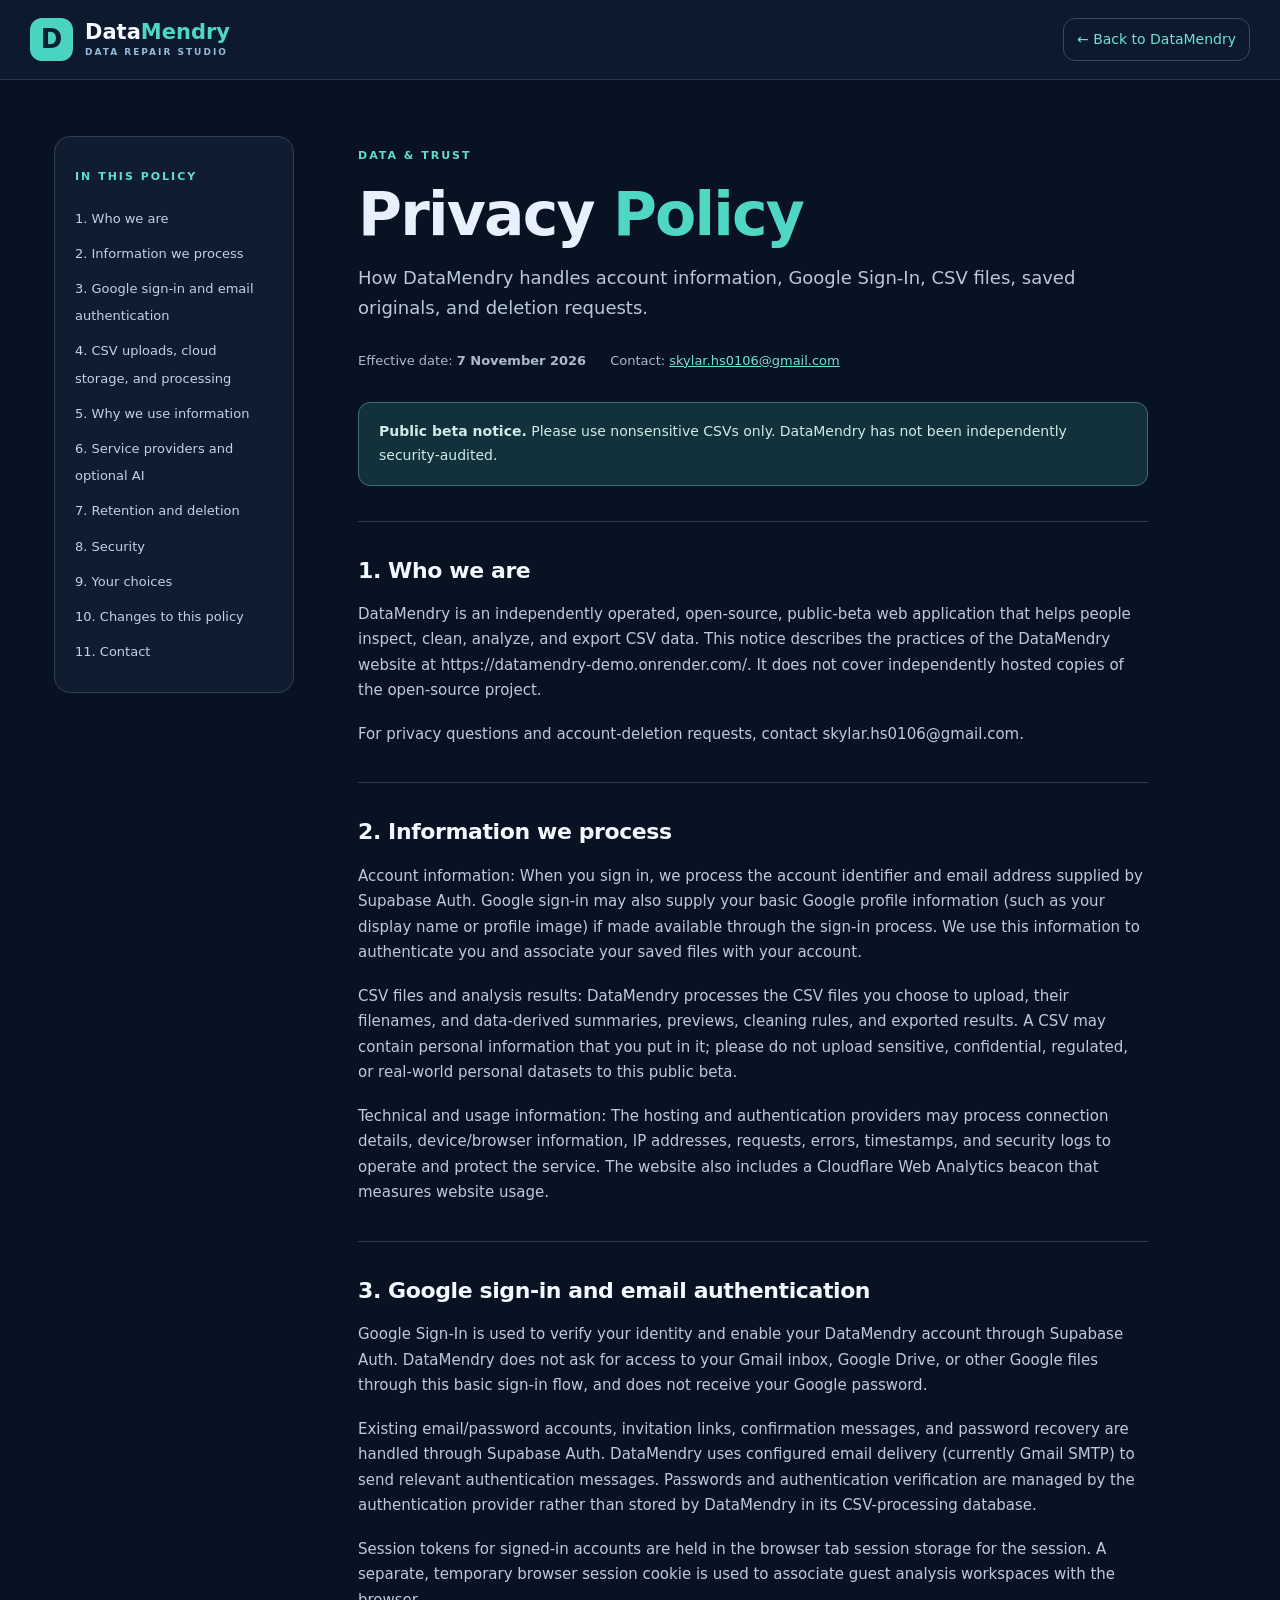
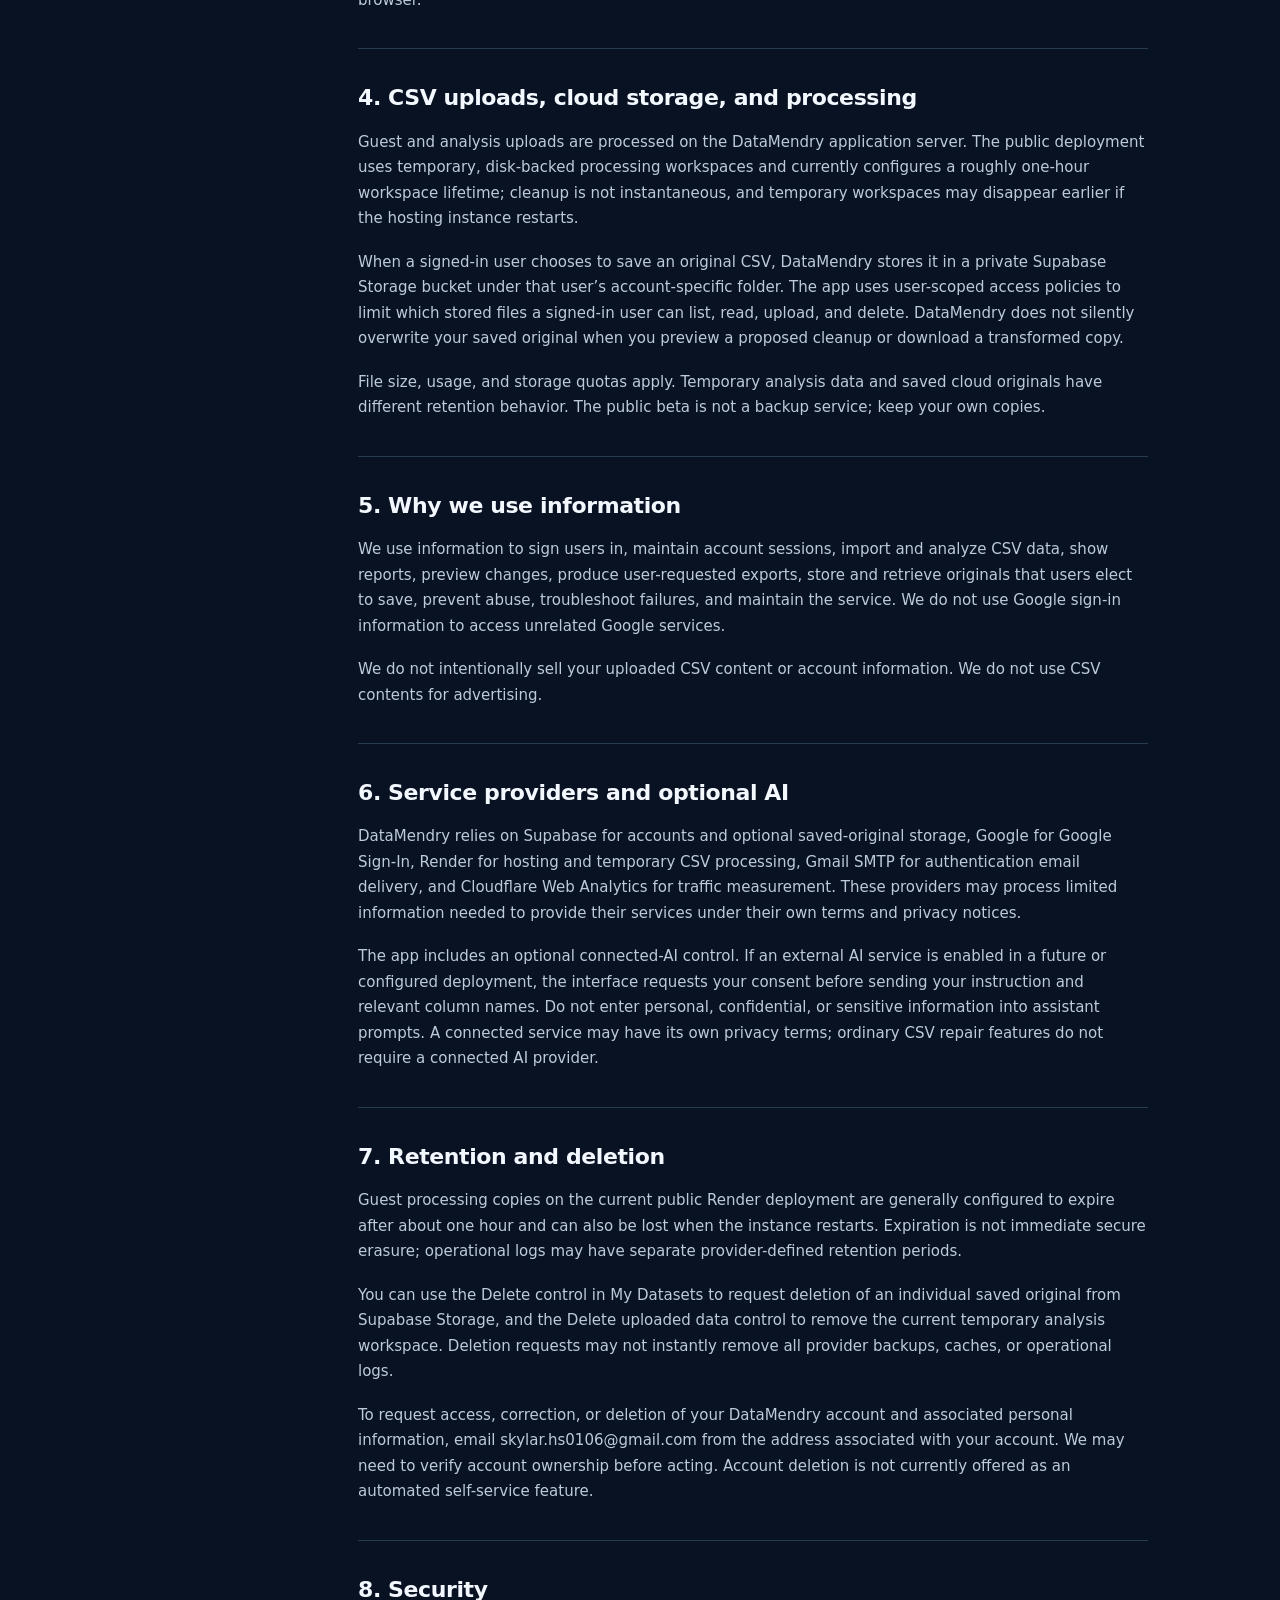
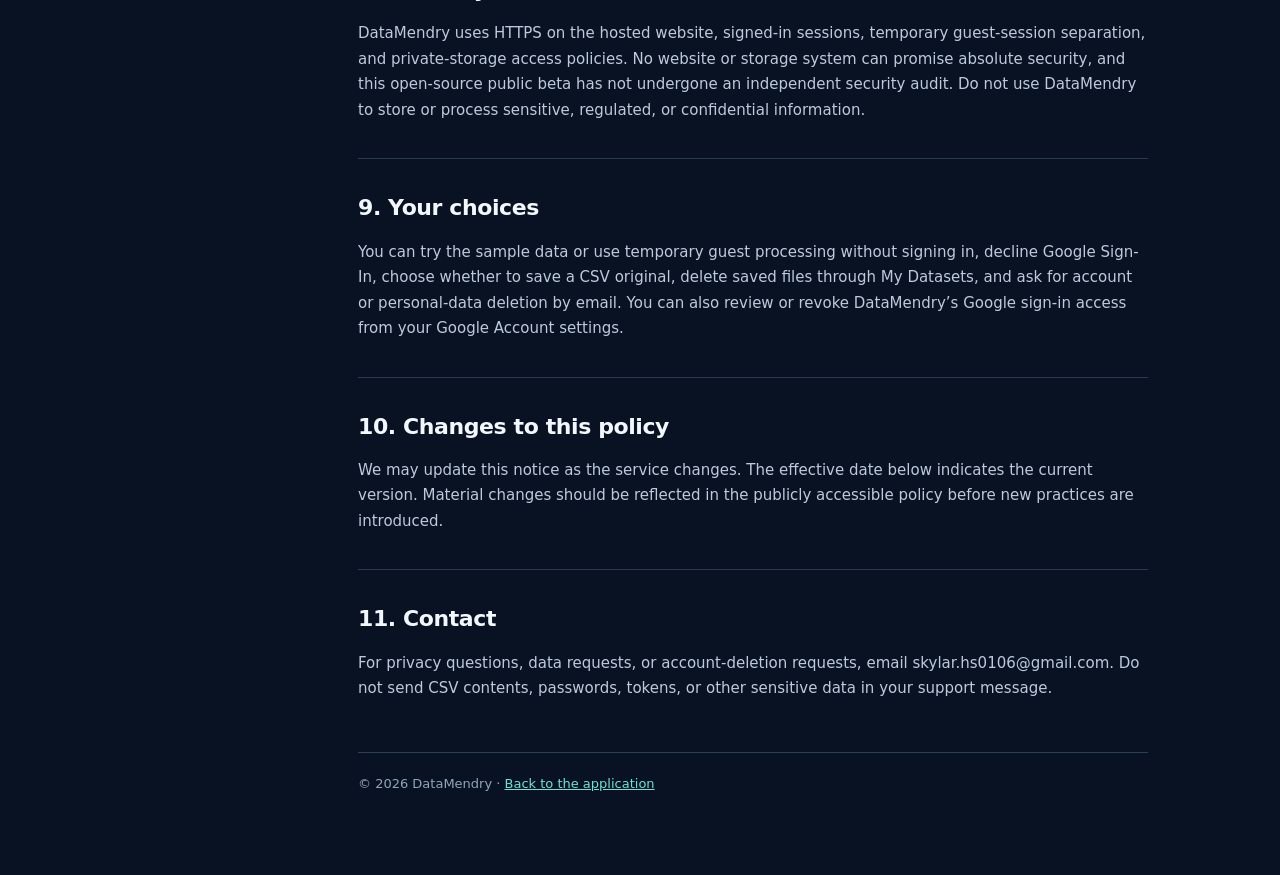
<file: static/privacy.html>
<!doctype html>
<html lang="en">
<head>
  <meta charset="utf-8">
  <meta name="viewport" content="width=device-width, initial-scale=1">
  <meta name="description" content="DataMendry privacy policy: Google sign-in, Supabase authentication, CSV processing, storage, and deletion.">
  <meta name="color-scheme" content="dark">
  <title>Privacy Policy — DataMendry</title>
  <link rel="stylesheet" href="/static/privacy.css">
</head>
<body>
  <a class="skip" href="#main">Skip to policy</a>
  <header class="sitebar"><a class="brand" href="/" aria-label="DataMendry homepage"><span class="logo">D</span><span>Data<span class="accent">Mendry</span><small>DATA REPAIR STUDIO</small></span></a><a class="back" href="/">← Back to DataMendry</a></header>
  <div class="layout">
    <aside class="nav"><p class="nav-title">IN THIS POLICY</p><ol><li><a href="#who-we-are">1. Who we are</a></li><li><a href="#information-we-process">2. Information we process</a></li><li><a href="#authentication">3. Google sign-in and email authentication</a></li><li><a href="#files">4. CSV uploads, cloud storage, and processing</a></li><li><a href="#purposes">5. Why we use information</a></li><li><a href="#providers">6. Service providers and optional AI</a></li><li><a href="#retention">7. Retention and deletion</a></li><li><a href="#security">8. Security</a></li><li><a href="#choices">9. Your choices</a></li><li><a href="#changes">10. Changes to this policy</a></li><li><a href="#contact">11. Contact</a></li></ol></aside>
    <main id="main" class="main">
      <p class="eyebrow">DATA &amp; TRUST</p>
      <h1>Privacy <span class="accent">Policy</span></h1>
      <p class="lead">How DataMendry handles account information, Google Sign-In, CSV files, saved originals, and deletion requests.</p>
      <div class="meta"><span>Effective date: <strong>7 November 2026</strong></span><span>Contact: <a href="mailto:skylar.hs0106@gmail.com">skylar.hs0106@gmail.com</a></span></div>
      <div class="notice"><strong>Public beta notice.</strong> Please use nonsensitive CSVs only. DataMendry has not been independently security-audited.</div>
      <section id="who-we-are" class="policy-section"><h2>1. Who we are</h2><p>DataMendry is an independently operated, open-source, public-beta web application that helps people inspect, clean, analyze, and export CSV data. This notice describes the practices of the DataMendry website at https://datamendry-demo.onrender.com/. It does not cover independently hosted copies of the open-source project.</p><p>For privacy questions and account-deletion requests, contact skylar.hs0106@gmail.com.</p></section>
<section id="information-we-process" class="policy-section"><h2>2. Information we process</h2><p>Account information: When you sign in, we process the account identifier and email address supplied by Supabase Auth. Google sign-in may also supply your basic Google profile information (such as your display name or profile image) if made available through the sign-in process. We use this information to authenticate you and associate your saved files with your account.</p><p>CSV files and analysis results: DataMendry processes the CSV files you choose to upload, their filenames, and data-derived summaries, previews, cleaning rules, and exported results. A CSV may contain personal information that you put in it; please do not upload sensitive, confidential, regulated, or real-world personal datasets to this public beta.</p><p>Technical and usage information: The hosting and authentication providers may process connection details, device/browser information, IP addresses, requests, errors, timestamps, and security logs to operate and protect the service. The website also includes a Cloudflare Web Analytics beacon that measures website usage.</p></section>
<section id="authentication" class="policy-section"><h2>3. Google sign-in and email authentication</h2><p>Google Sign-In is used to verify your identity and enable your DataMendry account through Supabase Auth. DataMendry does not ask for access to your Gmail inbox, Google Drive, or other Google files through this basic sign-in flow, and does not receive your Google password.</p><p>Existing email/password accounts, invitation links, confirmation messages, and password recovery are handled through Supabase Auth. DataMendry uses configured email delivery (currently Gmail SMTP) to send relevant authentication messages. Passwords and authentication verification are managed by the authentication provider rather than stored by DataMendry in its CSV-processing database.</p><p>Session tokens for signed-in accounts are held in the browser tab session storage for the session. A separate, temporary browser session cookie is used to associate guest analysis workspaces with the browser.</p></section>
<section id="files" class="policy-section"><h2>4. CSV uploads, cloud storage, and processing</h2><p>Guest and analysis uploads are processed on the DataMendry application server. The public deployment uses temporary, disk-backed processing workspaces and currently configures a roughly one-hour workspace lifetime; cleanup is not instantaneous, and temporary workspaces may disappear earlier if the hosting instance restarts.</p><p>When a signed-in user chooses to save an original CSV, DataMendry stores it in a private Supabase Storage bucket under that user’s account-specific folder. The app uses user-scoped access policies to limit which stored files a signed-in user can list, read, upload, and delete. DataMendry does not silently overwrite your saved original when you preview a proposed cleanup or download a transformed copy.</p><p>File size, usage, and storage quotas apply. Temporary analysis data and saved cloud originals have different retention behavior. The public beta is not a backup service; keep your own copies.</p></section>
<section id="purposes" class="policy-section"><h2>5. Why we use information</h2><p>We use information to sign users in, maintain account sessions, import and analyze CSV data, show reports, preview changes, produce user-requested exports, store and retrieve originals that users elect to save, prevent abuse, troubleshoot failures, and maintain the service. We do not use Google sign-in information to access unrelated Google services.</p><p>We do not intentionally sell your uploaded CSV content or account information. We do not use CSV contents for advertising.</p></section>
<section id="providers" class="policy-section"><h2>6. Service providers and optional AI</h2><p>DataMendry relies on Supabase for accounts and optional saved-original storage, Google for Google Sign-In, Render for hosting and temporary CSV processing, Gmail SMTP for authentication email delivery, and Cloudflare Web Analytics for traffic measurement. These providers may process limited information needed to provide their services under their own terms and privacy notices.</p><p>The app includes an optional connected-AI control. If an external AI service is enabled in a future or configured deployment, the interface requests your consent before sending your instruction and relevant column names. Do not enter personal, confidential, or sensitive information into assistant prompts. A connected service may have its own privacy terms; ordinary CSV repair features do not require a connected AI provider.</p></section>
<section id="retention" class="policy-section"><h2>7. Retention and deletion</h2><p>Guest processing copies on the current public Render deployment are generally configured to expire after about one hour and can also be lost when the instance restarts. Expiration is not immediate secure erasure; operational logs may have separate provider-defined retention periods.</p><p>You can use the Delete control in My Datasets to request deletion of an individual saved original from Supabase Storage, and the Delete uploaded data control to remove the current temporary analysis workspace. Deletion requests may not instantly remove all provider backups, caches, or operational logs.</p><p>To request access, correction, or deletion of your DataMendry account and associated personal information, email skylar.hs0106@gmail.com from the address associated with your account. We may need to verify account ownership before acting. Account deletion is not currently offered as an automated self-service feature.</p></section>
<section id="security" class="policy-section"><h2>8. Security</h2><p>DataMendry uses HTTPS on the hosted website, signed-in sessions, temporary guest-session separation, and private-storage access policies. No website or storage system can promise absolute security, and this open-source public beta has not undergone an independent security audit. Do not use DataMendry to store or process sensitive, regulated, or confidential information.</p></section>
<section id="choices" class="policy-section"><h2>9. Your choices</h2><p>You can try the sample data or use temporary guest processing without signing in, decline Google Sign-In, choose whether to save a CSV original, delete saved files through My Datasets, and ask for account or personal-data deletion by email. You can also review or revoke DataMendry’s Google sign-in access from your Google Account settings.</p></section>
<section id="changes" class="policy-section"><h2>10. Changes to this policy</h2><p>We may update this notice as the service changes. The effective date below indicates the current version. Material changes should be reflected in the publicly accessible policy before new practices are introduced.</p></section>
<section id="contact" class="policy-section"><h2>11. Contact</h2><p>For privacy questions, data requests, or account-deletion requests, email skylar.hs0106@gmail.com. Do not send CSV contents, passwords, tokens, or other sensitive data in your support message.</p></section>
      <footer>© 2026 DataMendry · <a href="/">Back to the application</a></footer>
    </main>
  </div>
</body>
</html>
</file>
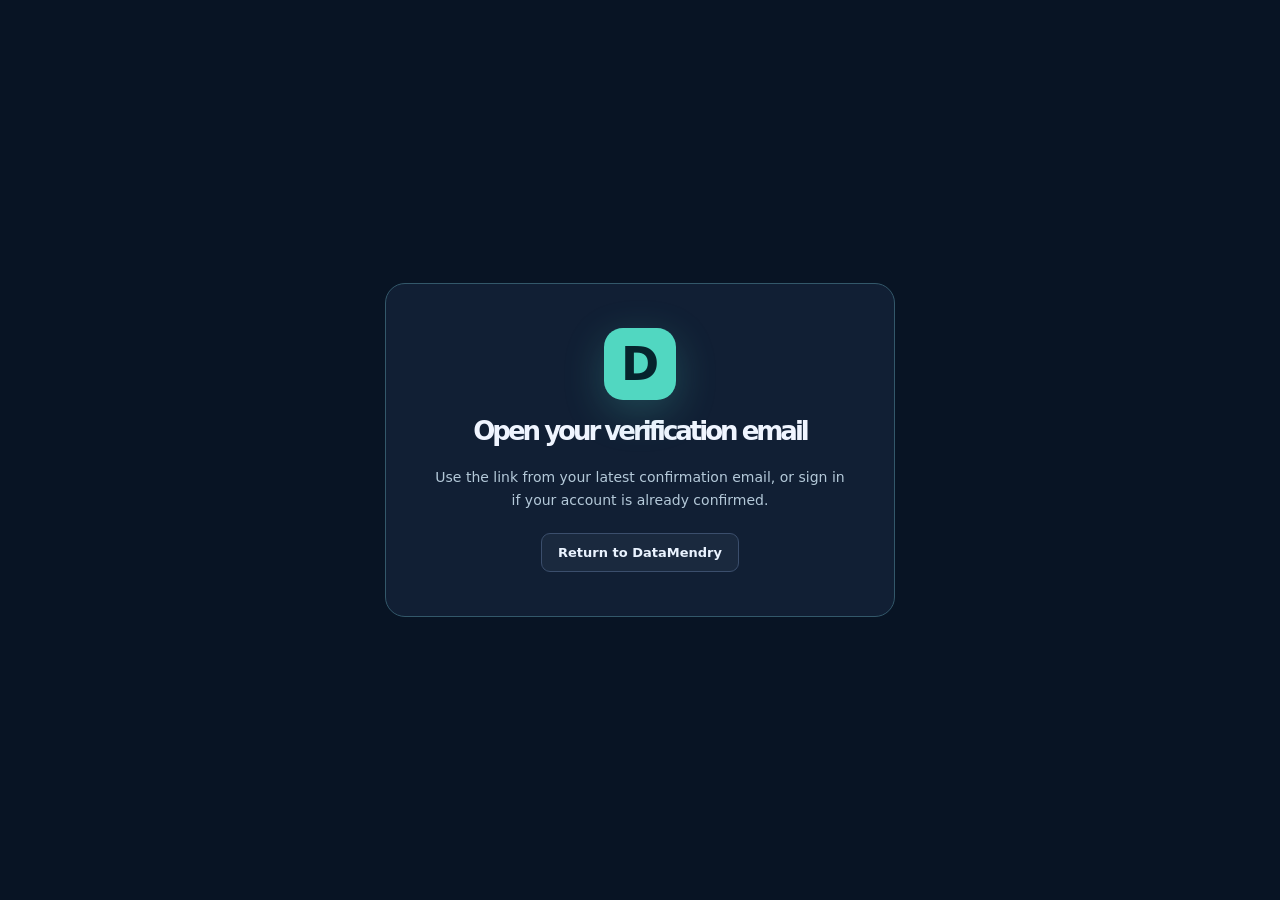
<file: static/verify.html>
<!doctype html><html lang="en"><head><meta charset="utf-8"><meta name="viewport" content="width=device-width, initial-scale=1"><meta name="color-scheme" content="dark"><title>Verify your DataMendry account</title><link rel="stylesheet" href="/static/app.css"><link rel="stylesheet" href="/static/experience.css"><script src="/static/verify.js" defer></script></head><body class="verify-page"><main class="verify-card"><div class="welcome-logo">D</div><h1 id="verify-title">Verifying your account…</h1><p id="verify-status" role="status" aria-live="polite">Checking your sign-in link securely.</p><a class="button secondary" href="/">Return to DataMendry</a></main></body></html>
</file>
<file: static/privacy.css>
/* DataMendry privacy page — static, no scripts or tracking added here */
:root{font-family:Inter,ui-sans-serif,system-ui,-apple-system,BlinkMacSystemFont,"Segoe UI",sans-serif;color:#e8f0fc;background:#091223;font-synthesis:none}
*{box-sizing:border-box}html{scroll-behavior:smooth}body{margin:0;line-height:1.7}a{color:#6de3d4}a:hover{color:#b8fff5}a:focus-visible{outline:2px solid #67decf;outline-offset:4px}
.sitebar{min-height:80px;display:flex;align-items:center;justify-content:space-between;padding:15px max(22px,calc((100vw - 1220px)/2));border-bottom:1px solid #27374b;background:#0d192d;gap:12px}
.brand{display:flex;align-items:center;gap:12px;color:#f7fbff;text-decoration:none;font-weight:800;font-size:21px;line-height:1.05}.brand small{display:block;color:#94bad5;font-weight:700;letter-spacing:2px;font-size:9px;margin-top:5px}.logo{display:inline-grid;place-items:center;background:#4bd3c2;color:#082030;border-radius:12px;width:43px;height:43px;font-size:26px}.accent{color:#50d7c4}.back{font-size:14px;text-decoration:none;border:1px solid #344b64;border-radius:12px;padding:9px 13px;white-space:nowrap}
.layout{max-width:1220px;margin:0 auto;display:grid;grid-template-columns:240px minmax(0,1fr);gap:64px;padding:56px 24px 80px}.nav{align-self:start;position:sticky;top:20px;border:1px solid #2b4158;background:#101d31;border-radius:16px;padding:20px}.nav-title,.eyebrow{font-size:11px;font-weight:800;letter-spacing:2px;color:#61dccc}.nav ol{padding:0;margin:17px 0 0;list-style:none}.nav li{margin:8px 0}.nav a{text-decoration:none;font-size:13px;color:#c1d2e5}.nav a:hover{color:#61dccc}.main{max-width:790px;min-width:0}h1{font-size:clamp(34px,5vw,60px);letter-spacing:-1.8px;line-height:1.15;margin:14px 0 14px}h2{font-size:22px;margin:0 0 13px;color:#f3f8ff;letter-spacing:-.4px}.lead{font-size:18px;color:#b7c8dd;margin:0 0 26px}.meta{display:flex;gap:12px 24px;flex-wrap:wrap;color:#aabbd0;font-size:13px}.notice{margin:30px 0 34px;padding:17px 20px;border:1px solid #446c75;background:#12313b;border-radius:12px;color:#cdece8;font-size:14px}.policy-section{border-top:1px solid #283b50;padding-top:30px;margin-top:35px;scroll-margin-top:28px}.policy-section p{margin:0 0 18px;color:#bdcadb;font-size:15px}.main footer{border-top:1px solid #2b4056;margin-top:50px;padding-top:20px;color:#91a4bb;font-size:13px}.skip{position:absolute;top:-100px;left:15px;background:#4bd3c2;color:#082030;padding:8px 12px}.skip:focus{top:8px;z-index:20}
@media(max-width:850px){.layout{display:block;padding:34px 18px 60px}.nav{position:static;margin-bottom:24px}.nav ol{display:grid;grid-template-columns:repeat(2,minmax(0,1fr));gap:3px 18px}.sitebar{padding:14px 18px}}
@media(max-width:460px){.nav ol{grid-template-columns:1fr}.back{font-size:12px}.brand{font-size:17px}.brand small{font-size:8px}.logo{width:36px;height:36px}h1{letter-spacing:-1px}}
@media(prefers-reduced-motion:reduce){html{scroll-behavior:auto}}
</file>
<file: static/app.css>
:root{--bg:#0b1020;--sidebar:#0b1020;--panel:#131c30;--panel2:#19243b;--line:#29344b;--text:#f0f5ff;--muted:#8e9db6;--accent:#51d7c1;--accent2:#169980;--light:#d4fbf2;--danger:#ff9d9d}*{box-sizing:border-box}body{margin:0;font-family:Inter,ui-sans-serif,system-ui,-apple-system,BlinkMacSystemFont,'Segoe UI',sans-serif;color:var(--text);background:var(--bg)}button,input,select{font:inherit}button{cursor:pointer}button:disabled{opacity:.45;cursor:default}a{color:inherit;text-decoration:none}.shell{min-height:100vh;display:grid;grid-template-columns:246px minmax(0,1fr)}.sidebar{border-right:1px solid var(--line);padding:30px 17px;display:flex;flex-direction:column;position:sticky;top:0;height:100vh;background:#0e1627}.brand{display:flex;align-items:center;gap:12px;font-size:24px;font-weight:800;letter-spacing:-1.3px;padding:0 7px}.brand-icon{height:44px;width:44px;border-radius:12px;background:var(--accent);color:#0a2130;display:grid;place-items:center;font-weight:900;font-size:25px;letter-spacing:-3px}.brand-icon span{color:#18495a}.brand-light{font-weight:400}.brand small{display:block;color:var(--muted);font-size:9px;letter-spacing:2.1px;margin-top:1px}.nav-label{font-size:10px;letter-spacing:1.7px;color:#647493;margin:55px 12px 15px;font-weight:700}.nav{display:grid;gap:7px}.nav-link{display:flex;align-items:center;gap:14px;border:0;color:#a6b6cf;background:transparent;text-align:left;padding:13px 15px;border-radius:9px;font-weight:550}.nav-link:hover,.nav-link.active{background:#1b2c3b;color:#d9fff7}.nav-link.active{border:1px solid #29635e}.nav-ico{font-size:20px;line-height:1;width:24px;text-align:center;color:var(--accent)}.sidebar-bottom{margin-top:auto;font-size:12px;color:var(--muted);line-height:1.7}.status-dot{color:#c3e9e1;font-weight:700}.status-dot i{display:inline-block;width:7px;height:7px;border-radius:50%;background:var(--accent);margin-right:7px}.side-note{margin-top:12px}.api-link{color:var(--accent);display:block;margin-top:19px}.main{min-width:0;background:radial-gradient(circle at 85% 0%,#172c3b 0%,#0c1324 26%,#0b1020 68%)}.topbar{height:80px;border-bottom:1px solid #263248;display:flex;align-items:center;justify-content:space-between;padding:0 clamp(22px,5vw,72px)}.crumb{font-size:12px;letter-spacing:1.2px;color:#8091ae}.crumb span{margin:0 11px;color:#4e607d}.crumb b{color:#dee6f5;font-weight:600}.top-actions{display:flex;align-items:center;gap:20px;font-size:12px}.pill{padding:7px 11px;border-radius:100px;color:#a6e9dc;border:1px solid #35665c;letter-spacing:1px;font-size:10px}.external{color:#c6d7ec}.content{max-width:1230px;margin:0 auto;padding:clamp(28px,4vw,58px) clamp(22px,5vw,72px) 36px}.page{display:none}.page.active{display:block}.eyebrow{font-size:11px;color:var(--accent);font-weight:800;letter-spacing:2px;margin-bottom:15px}h1{font-size:clamp(43px,5.3vw,70px);line-height:1.07;letter-spacing:-3px;margin:0 0 19px;font-weight:790}h1 em{color:var(--accent);font-style:normal}.page-title{font-size:clamp(35px,4vw,49px);letter-spacing:-2px}.intro{font-size:16px;color:#a9b6cc;max-width:610px;line-height:1.75;margin:0 0 32px}.intro.small{font-size:15px}h2,h3,p{margin-top:0}h2{letter-spacing:-1px;font-size:26px}h3{letter-spacing:-.4px;font-size:17px;margin:0}.upload-zone{border:1px dashed #4b7e83;border-radius:16px;padding:31px 25px;background:linear-gradient(120deg,rgba(38,88,94,.18),rgba(25,48,73,.23));text-align:center;transition:.2s}.upload-zone.drag{border:1px solid var(--accent);background:#133c43}.upload-icon{display:grid;place-items:center;border:1px solid #416e73;background:#16383e;color:var(--accent);border-radius:12px;font-size:28px;width:55px;height:55px;margin:0 auto 18px}.upload-title{font-size:21px;font-weight:700;letter-spacing:-.4px}.upload-zone p{color:var(--muted);font-size:14px;margin:8px 0 20px}.upload-actions{display:flex;flex-wrap:wrap;justify-content:center;gap:12px}.button{display:inline-flex;align-items:center;justify-content:center;border:1px solid #3b4e6c;padding:11px 16px;border-radius:9px;background:#202e45;color:#eaf3ff;font-size:13px;font-weight:700;transition:transform .15s,background .15s}.button:hover:not(:disabled){transform:translateY(-1px);background:#2d3b50}.button.primary{background:var(--accent);color:#0d2130;border-color:var(--accent)}.button.primary:hover{background:#91ffe6}.button.secondary{background:#1a293e}.button.ghost-danger{color:#ffbcbc;background:transparent;border-color:#72515b}.button.tiny{padding:7px 10px;font-size:11px}.upload-foot{font-size:11px;color:#7187a4;margin-top:19px}.loading{display:flex;align-items:center;gap:12px;margin:16px 0;color:var(--accent)}[hidden]{display:none!important}.spinner{width:20px;height:20px;border:2px solid #255465;border-top-color:var(--accent);border-radius:50%;animation:spin .85s linear infinite}@keyframes spin{to{transform:rotate(360deg)}}.features{display:grid;grid-template-columns:repeat(3,minmax(0,1fr));gap:14px;margin-top:36px}.features article{border:1px solid #28374a;border-radius:13px;padding:22px;background:rgba(22,32,52,.6)}.features article>span{font-size:24px;color:var(--accent)}.features h3{margin:13px 0 8px;font-size:15px}.features p{font-size:12px;line-height:1.7;color:var(--muted);margin:0}.section-heading{display:flex;justify-content:space-between;align-items:center;gap:20px;margin:35px 0 20px}.section-heading .eyebrow{margin-bottom:5px}.section-heading h2{margin:0 0 6px}.section-heading p{color:var(--muted);font-size:13px;margin:0}.metrics{display:grid;grid-template-columns:repeat(4,minmax(0,1fr));gap:13px;margin-bottom:20px}.metric{background:var(--panel);border:1px solid var(--line);border-radius:12px;padding:21px;min-width:0}.metric-label{color:var(--muted);font-size:12px}.metric-value{font-size:clamp(23px,3vw,31px);font-weight:750;letter-spacing:-1px;margin-top:12px;overflow-wrap:anywhere}.metric-note{color:#77b9ac;font-size:11px;margin-top:9px}.two-col{display:grid;grid-template-columns:1.05fr .95fr;gap:17px}.panel{border:1px solid var(--line);background:rgba(18,28,47,.9);border-radius:14px;padding:24px;margin-bottom:18px;min-width:0}.panel-head{display:flex;align-items:center;justify-content:space-between;gap:12px;margin-bottom:22px}.subtle,.help{font-size:12px;color:var(--muted)}.bar-list{display:grid;gap:16px}.bar-head{display:flex;justify-content:space-between;color:#c6d6eb;font-size:12px;margin-bottom:7px;gap:10px}.bar-head span:first-child{overflow-wrap:anywhere}.bar-track{height:7px;background:#283751;border-radius:10px;overflow:hidden}.bar-fill{height:100%;background:linear-gradient(90deg,#21b5a4,#82f1d4);border-radius:10px}.steps{display:grid;gap:25px}.steps>div{display:flex;align-items:flex-start;gap:14px}.steps span{color:var(--accent);font-weight:800}.steps strong{font-size:13px}.steps p{color:var(--muted);font-size:12px;line-height:1.55;margin:6px 0 0}.empty-state{border:1px dashed #4c5c76;border-radius:12px;color:var(--muted);padding:36px;text-align:center}.column-table-wrap,.table-scroll{overflow-x:auto;max-width:100%}table{width:100%;border-collapse:collapse;font-size:12px}th,td{padding:12px 14px;border-bottom:1px solid #2e3b54;text-align:left}th{color:#9badc6;background:#18243a;font-weight:700;position:sticky;top:0}td{color:#e0e8f5;max-width:250px;white-space:nowrap;overflow:hidden;text-overflow:ellipsis}td.missing{color:#ffbe9b}tbody tr:hover{background:#17283d}.pagination{display:flex;align-items:center;gap:10px;color:var(--muted);font-size:12px}.switch-list{display:grid;gap:1px;margin-bottom:22px}.switch-row{display:flex;align-items:center;justify-content:space-between;gap:20px;padding:18px 0;border-bottom:1px solid #2b3750;cursor:pointer}.switch-row span{display:grid;gap:6px}.switch-row strong{font-size:14px}.switch-row small{font-size:12px;color:var(--muted);line-height:1.5}.switch-row input{accent-color:#45dbc0;width:19px;height:19px;flex-shrink:0}.impact-empty{color:var(--muted);text-align:center;padding:20px}.impact-grid{display:grid;grid-template-columns:repeat(3,minmax(0,1fr));gap:11px}.impact-metric{background:#1b2b3d;padding:16px;border-radius:9px}.impact-metric strong{display:block;font-size:24px;margin:7px 0;color:#c2fff0}.impact-metric small{font-size:11px;color:var(--muted)}.warning{padding:14px;background:#3b2a29;color:#ffd9b0;border-left:3px solid #ffaa70;border-radius:5px;margin-top:18px;font-size:12px;line-height:1.6}.export-actions{display:flex;gap:10px;flex-wrap:wrap;margin-top:22px}.rule-form{display:grid;grid-template-columns:1fr 1fr 1fr;gap:14px;margin-bottom:20px}.rule-form label{color:var(--muted);font-size:12px;display:grid;gap:8px}.rule-form select,.rule-form input{background:#1b293f;color:var(--text);border:1px solid #41516d;border-radius:9px;padding:11px;width:100%;min-width:0}.rules-results{display:grid;gap:10px}.rule-result{display:flex;align-items:center;justify-content:space-between;gap:15px;border:1px solid var(--line);border-radius:9px;padding:14px;font-size:12px}.rule-result strong{font-size:13px}.rule-result .ok{color:var(--accent)}.rule-result .bad{color:var(--danger)}#notice{padding:14px 18px;border-radius:10px;margin-bottom:20px;background:#362725;border:1px solid #864f4c;color:#ffe2de;font-size:13px;line-height:1.5}#notice.ok{background:#15382f;border-color:#287563;color:#d4faeb}footer{color:#647592;font-size:11px;text-align:center;border-top:1px solid #243047;padding:20px;margin-top:20px}@media(max-width:950px){.shell{grid-template-columns:76px 1fr}.sidebar{padding:25px 10px}.brand{font-size:0;padding:0 5px}.brand-icon{font-size:23px}.brand small,.nav-label,.sidebar-bottom,.nav-link{font-size:0}.nav-link{justify-content:center;padding:14px 8px}.nav-ico{font-size:24px}.metrics{grid-template-columns:repeat(2,minmax(0,1fr))}.two-col{grid-template-columns:1fr}}@media(max-width:620px){.shell{display:block}.sidebar{height:auto;position:relative;padding:12px;display:block}.brand{display:none}.nav{display:flex;gap:5px}.nav-link{flex:1;min-width:0}.nav-label,.sidebar-bottom{display:none}.topbar{height:55px;padding:0 18px}.content{padding:28px 18px}.features{grid-template-columns:1fr}.metrics{grid-template-columns:repeat(2,minmax(0,1fr))}.metric{padding:14px}.panel{padding:17px}.section-heading{flex-direction:column;align-items:flex-start}.rule-form{grid-template-columns:1fr}.impact-grid{grid-template-columns:1fr}.top-actions{gap:8px}.pill{display:none}.panel-head{align-items:flex-start;flex-direction:column}.pagination{flex-wrap:wrap}}

.bar-progress{display:block;width:100%;height:8px;border:0;border-radius:10px;overflow:hidden;background:#283751}.bar-progress::-webkit-progress-bar{background:#283751;border-radius:10px}.bar-progress::-webkit-progress-value{background:linear-gradient(90deg,#21b5a4,#82f1d4);border-radius:10px}.bar-progress::-moz-progress-bar{background:#51d7c1;border-radius:10px}


/* DataMendry UI polish (v0.2.1): transform/opacity-only animations.
   No animation loops on dataset tables or large numbers of DOM elements. */
:root { color-scheme: dark; }
:focus-visible { outline: 2px solid var(--accent); outline-offset: 3px; }
::selection { background: #51d7c155; color: #ffffff; }

@keyframes dm-fade-up {
  from { opacity: 0; transform: translate3d(0, 13px, 0); }
  to   { opacity: 1; transform: translate3d(0, 0, 0); }
}
@keyframes dm-soft-in {
  from { opacity: 0; transform: translate3d(0, 5px, 0); }
  to   { opacity: 1; transform: translate3d(0, 0, 0); }
}
@keyframes dm-bar-reveal {
  from { opacity: .25; transform: scaleX(.05); }
  to   { opacity: 1; transform: scaleX(1); }
}
@keyframes dm-icon-enter {
  from { opacity: 0; transform: translate3d(0, 8px, 0) scale(.91); }
  to   { opacity: 1; transform: translate3d(0, 0, 0) scale(1); }
}

/* Page change reveal; hidden pages remain display:none, with no offscreen animation. */
.page.active { animation: dm-soft-in 360ms ease-out both; }
.page.active > .eyebrow { animation: dm-fade-up 340ms ease-out both; }
.page.active > h1 { animation: dm-fade-up 430ms cubic-bezier(.2,.8,.2,1) 45ms both; }
.page.active > .intro { animation: dm-fade-up 440ms ease-out 100ms both; }

/* Controlled hover effects are subtle, inexpensive, and don't reflow layouts. */
.nav-link { position: relative; transition: background-color 180ms ease, border-color 180ms ease, color 180ms ease, transform 180ms ease; }
.nav-link:not(.active):hover { transform: translate3d(3px,0,0); }
.nav-ico { display: inline-block; transition: transform 180ms ease; }
.nav-link:hover .nav-ico { transform: scale(1.1); }
.button { transition: transform 160ms ease, background-color 160ms ease, border-color 160ms ease, box-shadow 160ms ease; }
.button.primary:hover:not(:disabled) { box-shadow: 0 5px 23px rgba(81,215,193,.2); }
.button:active:not(:disabled) { transform: scale(.98); }
.external, .api-link { transition: color 180ms ease; }
.external:hover, .api-link:hover { color: var(--accent); }

.brand-icon { box-shadow: 0 5px 20px rgba(81,215,193,.11); transition: transform 220ms ease, box-shadow 220ms ease; }
.brand:hover .brand-icon { transform: rotate(-6deg) scale(1.04); box-shadow: 0 8px 23px rgba(81,215,193,.24); }

.upload-zone { position: relative; transition: border-color 200ms ease, background-color 200ms ease, transform 200ms ease, box-shadow 200ms ease; }
.upload-zone:hover { border-color: #64aaa7; box-shadow: 0 8px 35px rgba(18,175,151,.07); }
.upload-zone.drag { transform: scale(1.007); box-shadow: 0 0 0 3px rgba(81,215,193,.16), 0 12px 42px rgba(18,175,151,.12); }
.upload-icon { animation: dm-icon-enter 540ms cubic-bezier(.2,.8,.2,1) 190ms backwards; transition: transform 180ms ease, border-color 180ms ease; }
.upload-zone:hover .upload-icon { transform: translate3d(0,-3px,0); border-color: #65d2c0; }
.upload-zone.drag .upload-icon { transform: translate3d(0,-7px,0) scale(1.07); }

.features article, .metric, .panel, .impact-metric {
  transition: border-color 180ms ease, transform 180ms ease, box-shadow 180ms ease;
}
.features article:hover, .metric:hover { border-color: #377a79; transform: translate3d(0,-3px,0); box-shadow: 0 12px 28px rgba(0,0,0,.12); }
.panel:hover { border-color: #38516b; }
.features article:nth-child(1), .metric:nth-child(1) { animation: dm-fade-up 390ms ease-out 70ms backwards; }
.features article:nth-child(2), .metric:nth-child(2) { animation: dm-fade-up 390ms ease-out 120ms backwards; }
.features article:nth-child(3), .metric:nth-child(3) { animation: dm-fade-up 390ms ease-out 170ms backwards; }
.metric:nth-child(4) { animation: dm-fade-up 390ms ease-out 220ms backwards; }
.impact-metric { animation: dm-soft-in 340ms ease-out both; }
.impact-metric:nth-child(2) { animation-delay: 60ms; }
.impact-metric:nth-child(3) { animation-delay: 120ms; }
.impact-metric:nth-child(4) { animation-delay: 180ms; }

/* Dataset charts animate once when added. Avoid continuous animation on large lists. */
.bar-progress { transform-origin: left center; animation: dm-bar-reveal 570ms cubic-bezier(.18,.8,.2,1) both; }
.bar-list > div:nth-child(2) .bar-progress { animation-delay: 55ms; }
.bar-list > div:nth-child(3) .bar-progress { animation-delay: 110ms; }
.bar-list > div:nth-child(4) .bar-progress { animation-delay: 165ms; }
.bar-list > div:nth-child(5) .bar-progress { animation-delay: 220ms; }
#notice:not([hidden]) { animation: dm-soft-in 240ms ease-out both; }
.rule-result { animation: dm-soft-in 260ms ease-out both; }

/* Motion accessibility: honor the user's OS/browser preference. */
@media (prefers-reduced-motion: reduce) {
  *, *::before, *::after {
    animation-duration: .01ms !important;
    animation-delay: 0ms !important;
    animation-iteration-count: 1 !important;
    transition-duration: .01ms !important;
    scroll-behavior: auto !important;
  }
}

/* Optional v0.6 account and private cloud storage panel. */
.account-panel{margin-top:20px}.account-form{display:grid;gap:12px;max-width:560px}
.account-form label{display:grid;gap:6px;color:var(--muted);font-size:13px}
.account-form input{width:100%;padding:11px 12px;border:1px solid #41516d;border-radius:9px;background:#1b293f;color:var(--text)}
.account-actions{display:flex;gap:10px;align-items:center;flex-wrap:wrap;margin:9px 0 15px}
.account-files{display:grid;gap:10px}.account-file{display:flex;gap:12px;align-items:center;justify-content:space-between;padding:12px;border:1px solid var(--line);border-radius:10px;min-width:0}
.account-file-name{overflow-wrap:anywhere;font-size:13px;min-width:0}.account-file-buttons{display:flex;gap:8px;flex-shrink:0}
@media(max-width:620px){.account-file{align-items:flex-start;flex-direction:column}}
</file>
<file: static/experience.css>
/* New onboarding layer: independent of the existing CSV controls. */
.welcome-gate{position:fixed;z-index:200;inset:0;display:grid;place-items:center;background:radial-gradient(ellipse at 75% 20%,#173e43 0%,#0a1426 45%,#070d19 100%);padding:22px;overflow:auto}
.welcome-gate[hidden],[hidden]{display:none!important}
.welcome-card{position:relative;max-width:600px;width:100%;padding:58px 44px;border:1px solid #34535e;border-radius:26px;box-shadow:0 30px 90px #0008;background:linear-gradient(145deg,#152b3c,#0e1628);text-align:center;overflow:hidden}
.welcome-logo{position:relative;z-index:2;margin:0 auto 18px;width:72px;height:72px;border-radius:19px;display:grid;place-items:center;background:#51d7c1;color:#06242d;font-size:46px;font-weight:900;box-shadow:0 12px 42px #51d7c13b}.welcome-logo.small{width:52px;height:52px;font-size:32px;border-radius:14px}
.welcome-card h1{position:relative;z-index:2;font-size:clamp(42px,7vw,76px);line-height:1.1;letter-spacing:-.065em;margin:12px 0 16px}.welcome-card h1 span{color:#51d7c1}
.welcome-kicker{font-size:11px;letter-spacing:.2em;color:#6ddbcc;font-weight:750}.welcome-card p{position:relative;z-index:2;color:#b0c1d5;line-height:1.65}
.welcome-actions{display:flex;position:relative;z-index:2;gap:12px;justify-content:center;margin-top:29px;flex-wrap:wrap}.welcome-note{font-size:11px;margin:24px 0 0}
.welcome-atmosphere{pointer-events:none;position:absolute;inset:0}.welcome-atmosphere span{position:absolute;width:260px;height:260px;border:1px solid #2e78755c;border-radius:50%;right:8%;top:13%}.welcome-atmosphere span:nth-child(2){width:360px;height:360px;top:8%;right:2%}.welcome-atmosphere span:nth-child(3){width:460px;height:460px;top:2%;right:-4%}
.welcome-door{pointer-events:none;position:absolute;inset:0;display:flex;z-index:3;visibility:hidden;perspective:900px}.door-left,.door-right{width:50%;background:linear-gradient(120deg,#183543,#0b182a);border:1px solid #347971;transform-origin:left center}.door-right{transform-origin:right center}.welcome-gate.entering .welcome-door{visibility:visible}.welcome-gate.entering .door-left{animation:door-open-left 750ms ease-in-out forwards}.welcome-gate.entering .door-right{animation:door-open-right 750ms ease-in-out forwards}@keyframes door-open-left{from{transform:rotateY(0)}to{transform:rotateY(-95deg)}}@keyframes door-open-right{from{transform:rotateY(0)}to{transform:rotateY(95deg)}}
.auth-dialog{background:#111e32;border:1px solid #38606e;border-radius:19px;color:#e5f0ff;max-height:90vh;overflow:auto;padding:35px;max-width:460px;width:calc(100vw - 30px);box-shadow:0 25px 90px #0009}.auth-dialog::backdrop{background:#030712c9;backdrop-filter:blur(6px)}.auth-dialog h2{font-size:24px;letter-spacing:-.04em}.dialog-close{position:absolute;right:15px;top:12px;background:transparent;border:0;color:#e0edff;font-size:26px;cursor:pointer}.auth-label{display:grid;gap:8px;margin:16px 0;font-size:13px;color:#a7bbd4}.auth-label input,.auth-label select{width:100%;background:#1d2a40;color:white;border:1px solid #4b657f;border-radius:9px;padding:12px;font:inherit}.auth-button-row{display:flex;gap:10px;flex-wrap:wrap}.auth-feedback{font-size:13px;line-height:1.55;min-height:18px;color:#7dedd3}
.profile-widget{position:relative}.profile-toggle{border:1px solid #45647b;background:#1a2c42;color:#e3f2ff;border-radius:9px;font-weight:650;padding:9px 12px;cursor:pointer;max-width:230px;overflow:hidden;text-overflow:ellipsis;white-space:nowrap}.profile-popover{position:absolute;z-index:30;right:0;top:calc(100% + 8px);width:min(270px,85vw);padding:9px;background:#1a293e;border:1px solid #476178;border-radius:13px;box-shadow:0 17px 44px #0008;display:grid;gap:3px}.profile-label{overflow-wrap:anywhere;font-size:11px;color:#b4c9d9;padding:9px 11px;border-bottom:1px solid #334c62}.profile-popover button{background:transparent;color:#e8f5ff;border:0;border-radius:7px;text-align:left;padding:11px;cursor:pointer}.profile-popover button:hover{background:#264253}
#account-signed .account-actions #account-signout{display:none}
.filter-controls{display:grid;grid-template-columns:1fr 1fr 1fr;gap:12px;margin:12px 0 23px}.filter-controls label{display:grid;gap:7px;font-size:12px;color:#acbed4}.filter-controls select,.filter-controls input{width:100%;min-width:0;padding:11px;color:white;background:#1c2940;border:1px solid #41516d;border-radius:8px}.filter-columns{display:grid;grid-template-columns:repeat(auto-fit,minmax(160px,1fr));gap:9px;margin:15px 0 25px}.filter-columns label{display:flex;align-items:center;gap:9px;padding:9px 12px;border:1px solid #31445a;border-radius:9px;overflow-wrap:anywhere;font-size:12px}.filter-columns input{accent-color:#51d7c1}
.guide-steps{display:grid;grid-template-columns:repeat(auto-fit,minmax(210px,1fr));gap:14px}.guide-steps article{background:#152337;border:1px solid #30475c;border-radius:15px;padding:22px;transition:transform .25s,border-color .25s}.guide-steps article:hover{transform:translateY(-4px);border-color:#51d7c1}.guide-steps b{font-size:32px;color:#51d7c1}.guide-steps h3{margin:14px 0 8px}.guide-steps p{font-size:13px;color:#b5c7d8;line-height:1.6;min-height:70px}.guide-steps button{margin-top:10px}
.assistant-dock{position:fixed;z-index:35;bottom:23px;right:25px}.assistant-toggle{background:#51d7c1;color:#06242d;border:0;border-radius:32px;padding:13px 17px;font-weight:800;cursor:pointer;box-shadow:0 9px 24px #0008}.assistant-panel{position:absolute;bottom:57px;right:0;width:min(390px,calc(100vw - 24px));height:min(530px,75vh);overflow:auto;background:#122238;border:1px solid #427181;border-radius:17px;padding:16px;box-shadow:0 20px 65px #000c}.assistant-head{display:flex;justify-content:space-between;align-items:center}.assistant-head button{font-size:23px;background:transparent;color:white;border:0;cursor:pointer}.assistant-messages{display:grid;gap:8px;min-height:145px;max-height:260px;overflow:auto;margin:14px 0;font-size:13px}.assistant-messages p{padding:10px;background:#1b3146;border-radius:9px;margin:0;overflow-wrap:anywhere}.assistant-form{display:flex;gap:6px}.assistant-form input{min-width:0;flex:1;background:#1c2a42;color:white;border:1px solid #4e6175;border-radius:9px;padding:10px}.assistant-form button{padding:10px}
.verify-page{min-height:100vh;display:grid;place-items:center;background:#081424;padding:22px}.verify-card{max-width:510px;padding:44px;border:1px solid #33586a;background:#111f34;border-radius:20px;text-align:center}.verify-card h1{font-size:26px}.verify-card p{font-size:14px;line-height:1.7;color:#b4c9d9;margin:20px 0}
@media(max-width:700px){.welcome-card{padding:39px 22px}.filter-controls{grid-template-columns:1fr}.profile-toggle{max-width:140px}.assistant-dock{right:12px;bottom:12px}.assistant-panel{right:-6px}}
@media(prefers-reduced-motion:reduce){.welcome-gate.entering .door-left,.welcome-gate.entering .door-right{animation:none}.guide-steps article{transition:none}}

.assistant-consent{display:flex;gap:9px;align-items:start;font-size:11px;color:#a7bfd2;line-height:1.5;margin:10px 0}.assistant-consent input{accent-color:#51d7c1;margin-top:2px}


/* DataMendry v0.7.1: motion style inspired by modern dark analytics dashboards.
   All effects use transforms/opacity and never block existing CSV actions. */
.welcome-gate .welcome-atmosphere span { animation: dm-orbit 13s ease-in-out infinite alternate; }
.welcome-gate .welcome-atmosphere span:nth-child(2) { animation-duration: 17s; animation-delay: -5s; }
.welcome-gate .welcome-atmosphere span:nth-child(3) { animation-duration: 22s; animation-delay: -8s; }
@keyframes dm-orbit { 0% { transform:translate3d(0,0,0) scale(1);opacity:.35 } 100% { transform:translate3d(-24px,25px,0) scale(1.08);opacity:.7 } }
.page.active .guide-steps article { animation:dm-v071-reveal .55s cubic-bezier(.2,.8,.2,1) both; }
.page.active .guide-steps article:nth-child(2) { animation-delay:70ms; }
.page.active .guide-steps article:nth-child(3) { animation-delay:140ms; }
.page.active .guide-steps article:nth-child(4) { animation-delay:210ms; }
.page.active .guide-steps article:nth-child(5) { animation-delay:280ms; }
.page.active .panel, .page.active .features article { animation:dm-v071-reveal .48s cubic-bezier(.2,.8,.2,1) both; }
@keyframes dm-v071-reveal { from { opacity:0;transform:translate3d(0,14px,0) scale(.99) } to { opacity:1;transform:translate3d(0,0,0) scale(1) } }
.guide-steps article { position:relative; overflow:hidden; }
.guide-steps article::before { content:"";pointer-events:none;position:absolute;inset:-1px;background:radial-gradient(circle at 90% 5%, rgba(67,218,199,.16),transparent 54%);opacity:0;transition:opacity .32s; }
.guide-steps article:hover::before { opacity:1; }
.guide-steps article button { position:relative;z-index:1; }

/* Assistant: conversational panel, prompt chips, responsive, reduced-motion aware */
.assistant-dock { z-index:60; }
.assistant-toggle { position:relative;display:flex;align-items:center;gap:9px;isolation:isolate;transition:transform .22s, box-shadow .22s; }
.assistant-toggle:hover { transform:translate3d(0,-3px,0);box-shadow:0 14px 38px rgba(33,194,178,.27); }
.assistant-fab-star { font-size:21px;line-height:1; }
.assistant-fab-orbit { position:absolute;inset:-4px;border:1px solid rgba(123,244,220,.48);border-radius:40px;pointer-events:none;animation:assistant-pulse 3.5s ease-out infinite; }
@keyframes assistant-pulse { 0% { opacity:.65;transform:scale(.96) } 75%,100% { opacity:0;transform:scale(1.16) } }
.assistant-panel { width:min(450px,calc(100vw - 24px));height:min(680px,85vh);min-height:370px;display:flex;flex-direction:column;gap:10px;overflow:hidden;padding:0;background:linear-gradient(156deg,#142c3d 0%,#111d34 48%,#0d1c2d 100%);border:1px solid #46768a;border-radius:20px;box-shadow:0 32px 85px #000b,0 0 32px rgba(32,158,180,.1);animation:dm-bot-open .33s cubic-bezier(.17,.89,.32,1.16) both; }
@keyframes dm-bot-open { from { opacity:0;transform:translate3d(0,20px,0) scale(.96) } to { opacity:1;transform:translate3d(0,0,0) scale(1) } }
.assistant-ambient { position:absolute;inset:0 0 auto;height:150px;pointer-events:none;background:radial-gradient(circle at 85% -20%,rgba(48,182,211,.18),transparent 60%),radial-gradient(circle at 10% 0%,rgba(59,214,189,.13),transparent 60%); }
.assistant-head { position:relative;min-height:74px;padding:17px 18px 12px;border-bottom:1px solid rgba(116,176,196,.2); }
.assistant-identity { display:flex;gap:10px;align-items:center;min-width:0; }
.assistant-avatar { width:40px;height:40px;border-radius:13px;background:linear-gradient(135deg,#54e4c8,#1f9fbe);color:#052530;display:grid;place-items:center;font-size:24px;box-shadow:0 6px 20px #1dbca632;flex-shrink:0; }
.assistant-identity strong { display:block;color:#ecfafa;font-size:15px;letter-spacing:-.2px; }
.assistant-status { display:flex;align-items:center;gap:5px;color:#a6c6d4;font-size:10px;margin-top:5px; }
.assistant-status i { width:6px;height:6px;border-radius:50%;background:#5eeac3;box-shadow:0 0 8px rgba(94,234,195,.6); }
.assistant-head button { z-index:1;position:relative;padding:3px 8px;border-radius:8px;transition:background .18s; }
.assistant-head button:hover { background:#ffffff15; }
.assistant-context { position:relative;margin:1px 17px 0;display:flex;gap:8px;align-items:center;min-height:35px;background:#1b3145;border:1px solid #34516a;border-radius:11px;padding:8px 10px;color:#d6eef6;font-size:11px; }
.assistant-dataset-icon { color:#51d7c1;font-size:17px; }
#assistant-dataset { min-width:0;overflow:hidden;text-overflow:ellipsis;white-space:nowrap;flex:1; }
.assistant-safe-chip { font-size:10px;color:#90e8d7;border:1px solid #397e78;border-radius:50px;padding:4px 7px;white-space:nowrap; }
.assistant-intro { position:relative;color:#a9c5d6;font-size:11px;line-height:1.55;margin:0 17px; }
.assistant-prompts { display:flex;flex-wrap:wrap;gap:7px;margin:0 17px; }
.assistant-prompts button { background:#192e44;color:#cce4f1;border:1px solid #3c5b74;border-radius:999px;padding:7px 10px;font-size:10px;cursor:pointer;transition:background .2s, transform .2s, border-color .2s; }
.assistant-prompts button:hover:not(:disabled),.assistant-prompts button:focus-visible { background:#265267;border-color:#62d9c4;transform:translateY(-2px); }
.assistant-messages { flex:1;min-height:90px;max-height:none;overflow:auto;display:flex;flex-direction:column;gap:10px;margin:0 10px;padding:5px 8px 12px;scrollbar-color:#4e6a78 transparent; }
.assistant-messages .assistant-welcome-message,.assistant-messages p { margin:0;overflow-wrap:anywhere;max-width:92%;line-height:1.55;font-size:12px;padding:11px 13px;border:1px solid #334d68;border-radius:14px 14px 14px 4px;background:#203650;color:#e6f4fd;animation:dm-chat-in .24s ease-out both; }
.assistant-messages .assistant-user { align-self:flex-end;background:linear-gradient(135deg,#236f79,#1b5065);border-color:#318b90;border-radius:14px 14px 4px 14px; }
.assistant-messages .assistant-bot { align-self:flex-start; }
@keyframes dm-chat-in { from {opacity:0;transform:translateY(7px) scale(.99)} to {opacity:1;transform:none} }
.assistant-thinking { display:flex;gap:9px;align-items:center;margin:0 18px;color:#b7d1da;font-size:11px; }
.assistant-thinking-dots { display:flex;gap:3px; }
.assistant-thinking-dots i { width:5px;height:5px;border-radius:50%;background:#70e7d1;animation:dm-dot-bounce 1s ease-in-out infinite; }
.assistant-thinking-dots i:nth-child(2) {animation-delay:.15s}.assistant-thinking-dots i:nth-child(3) {animation-delay:.3s}
@keyframes dm-dot-bounce {0%,65%,100%{transform:translateY(0);opacity:.5}30%{transform:translateY(-4px);opacity:1}}
.assistant-consent { margin:0 17px;font-size:10px;align-items:flex-start; }
.assistant-form { display:flex;gap:8px;margin:0 15px;align-items:stretch; }
.assistant-form input { min-height:42px;border-radius:12px;background:#0d2035;border:1px solid #48647d;font-size:12px; }
.assistant-form input:focus { border-color:#64dcca;outline:2px solid #236c69;outline-offset:1px; }
.assistant-form button { width:42px;padding:9px;border-radius:12px;font-size:20px;flex-shrink:0; }
.assistant-mode { margin:0 17px 14px;font-size:10px;color:#a8c3d5;line-height:1.4; }
@media(max-width:700px){ .assistant-panel{height:min(75vh,610px);} .assistant-prompts{gap:5px}.assistant-prompts button{font-size:10px;padding:7px 8px} }
@media(prefers-reduced-motion:reduce) { .welcome-gate .welcome-atmosphere span,.assistant-fab-orbit,.assistant-thinking-dots i,.assistant-panel,.assistant-messages p,.page.active .panel,.page.active .guide-steps article,.page.active .features article{animation:none!important} }


/* v0.8 depth treatment: dashboard-style dimension, accessible animations and micro-interactions. */
.main { perspective:1200px; perspective-origin:55% 20%; }
.page.active { transform-origin: 24% 15%; animation:dm-depth-page .49s cubic-bezier(.2,.75,.2,1) both; }
@keyframes dm-depth-page { from {opacity:0;transform:translate3d(22px,12px,-70px) rotateY(-3.5deg) scale(.975); filter:blur(2px)} to {opacity:1;transform:translate3d(0,0,0) rotateY(0) scale(1);filter:blur(0)} }
.metric,.features article,.guide-steps article,.panel { backface-visibility:hidden; }
.page.active .metric {animation:dm-tile-rise .48s ease-out both;}
.page.active .metric:nth-child(2) {animation-delay:45ms}.page.active .metric:nth-child(3) {animation-delay:90ms}.page.active .metric:nth-child(4) {animation-delay:135ms}
@keyframes dm-tile-rise {from {opacity:.25;transform:translate3d(0,14px,-30px) rotateX(7deg)}to{opacity:1;transform:none}}
.guide-steps { perspective:1200px; }
.guide-steps article { transform-style:preserve-3d; box-shadow:0 18px 34px rgba(0,0,0,.12); transition:transform .3s ease,border-color .25s,box-shadow .3s; }
.guide-steps article:hover { transform:translateY(-5px) rotateX(1.4deg) rotateY(-1deg);box-shadow:0 22px 42px rgba(0,0,0,.25); }
.guide-steps article b {text-shadow:0 0 24px rgba(83,223,207,.25)}
.nav-link:not(.active) { transition:transform .2s ease,background .2s ease,color .2s ease; }
.nav-link:hover {transform:translateX(3px)}
.welcome-card {transform-style:preserve-3d;animation:dm-welcome-appear .8s cubic-bezier(.15,.8,.25,1) both;}
@keyframes dm-welcome-appear {from{opacity:0;transform:translate3d(0,25px,-90px) rotateX(-5deg)}to{opacity:1;transform:none}}
.assistant-proposal {align-self:flex-start;max-width:96%;width:100%;border:1px solid #349f98;border-radius:15px;background:linear-gradient(145deg,rgba(36,111,113,.3),rgba(17,44,64,.98));padding:13px;box-shadow:0 10px 22px rgba(0,0,0,.19);animation:dm-chat-in .24s ease-out both;}
.assistant-proposal strong {display:block;color:#a9fff0;font-size:11px;margin-bottom:6px}
.assistant-proposal p {padding:0!important;margin:0 0 11px!important;background:none!important;border:0!important;font-size:12px!important;line-height:1.6!important;max-width:100%!important;animation:none!important}
.assistant-proposal-actions {display:flex;gap:8px;flex-wrap:wrap}
.assistant-proposal-actions button {font-size:11px;border-radius:9px;padding:9px 11px;font-weight:700;cursor:pointer}
.assistant-review {border:1px solid #57dac4;background:#52d9c0;color:#0b2231}
.assistant-dismiss {border:1px solid #46677e;background:#1c3144;color:#d2e4f3}
.assistant-proposal-actions button:focus-visible {outline:2px solid white;outline-offset:2px}
@media (prefers-reduced-motion:reduce) {
 .page.active,.page.active .metric,.welcome-card,.guide-steps article,.nav-link {animation:none!important;transition:none!important;transform:none!important;filter:none!important;}
 .assistant-proposal {animation:none!important}
}

/* v0.9 — clear password-first auth flows, fully keyboard accessible. */
.auth-tabs {display:grid;grid-template-columns:repeat(3,minmax(0,1fr));gap:6px;margin:18px 0 12px;padding:5px;background:#0d1c2d;border:1px solid #34516a;border-radius:12px;}
.auth-tabs button {min-width:0;background:transparent;border:1px solid transparent;color:#aec3d7;font:inherit;font-size:11px;font-weight:750;border-radius:8px;padding:10px 5px;cursor:pointer;}
.auth-tabs button.active {background:#215968;border-color:#51d7c1;color:#e4fff8;}
.auth-tabs button:focus-visible {outline:2px solid #75eadc;outline-offset:2px;}
.auth-dialog .subtle {line-height:1.55;}
#password-dialog {max-width:440px;}


/* v0.9.4 — polished navigation and depth; no authentication or dataset behavior changes. */
.sidebar-bottom { position:relative; }
.sidebar-profile { margin-bottom:13px; }
.sidebar-profile-toggle { width:100%; min-height:52px; display:flex;align-items:center;gap:10px;text-align:left;padding:7px 9px;max-width:none; }
.sidebar-profile-name { min-width:0;overflow:hidden;text-overflow:ellipsis;white-space:nowrap;flex:1;font-size:12px; }
.sidebar-profile-chevron { font-size:15px; opacity:.65; }
.account-avatar { display:inline-grid;place-items:center;flex-shrink:0;width:31px;height:31px;border-radius:50%;background:linear-gradient(145deg,#52e7d3,#1b9faa);color:#08202f;font-size:21px;font-weight:800;box-shadow:inset 0 1px 2px #fff8,0 4px 15px #1cddbd32; }
.sidebar-profile .profile-popover { top:auto;bottom:calc(100% + 10px);right:auto;left:0;width:min(280px,calc(100vw - 20px)); }
.profile-toggle { display:inline-flex;align-items:center;gap:8px; }
.profile-toggle:hover { border-color:#58d9cd;box-shadow:0 4px 14px #0bbda51a; }
.profile-toggle:focus-visible,.crumb button:focus-visible,.assistant-toggle:focus-visible { outline:2px solid #7df4e1;outline-offset:3px; }
.profile-popover { z-index:95;animation:dm-menu-rise .19s cubic-bezier(.2,.8,.2,1) both; }
@keyframes dm-menu-rise { from{opacity:0;transform:translateY(8px) scale(.98)}to{opacity:1;transform:translateY(0) scale(1)} }
.crumb { display:flex;align-items:center;position:relative;gap:0;min-width:0; }
.crumb button { border:0;background:transparent;color:#a7b6d0;cursor:pointer;letter-spacing:inherit;font-size:inherit;padding:8px 5px;border-radius:7px; }
.crumb .crumb-link:hover,.crumb .crumb-current:hover { background:#172a3a;color:#7cebd9; }
.crumb .crumb-current { color:#e7f8ff;font-weight:730;letter-spacing:.4px; }
.crumb .crumb-current::after { content:'⌄';font-size:12px;margin-left:6px;color:#51d7c1; }
.crumb-menu { z-index:100; position:absolute;left:75px;top:calc(100% + 12px);display:grid;gap:3px;background:linear-gradient(145deg,#1a3044,#112136);border:1px solid #46788b;padding:7px;border-radius:12px;box-shadow:0 18px 44px #0009;min-width:190px;animation:dm-menu-rise .18s ease-out both; }
.crumb-menu button { display:block;width:100%;padding:10px 12px;text-align:left;border-radius:8px;font-size:12px;color:#d7eaf8;letter-spacing:0; }
.crumb-menu button:hover { background:#24475a;color:#9dfff0; }
/* Compact floating assistant with a clean AI mark. Existing assistant panel stays unchanged. */
.assistant-dock { bottom:22px;right:24px; }
.assistant-toggle { width:58px;height:58px;min-width:58px;min-height:58px;border-radius:50%;padding:0;display:grid;place-items:center;background:radial-gradient(circle at 28% 24%,#a8ffeb 0%,#56dbc4 47%,#17a8bd 100%);box-shadow:0 10px 30px #0009,0 0 0 1px #94ffe58a; }
.assistant-fab-star { font-size:28px;filter:drop-shadow(0 2px 4px #11585b72);animation:dm-ai-shimmer 4.5s ease-in-out infinite; }
@keyframes dm-ai-shimmer { 0%,100% { transform:rotate(0) scale(1) } 50% { transform:rotate(16deg) scale(1.12) } }
.assistant-fab-orbit { border-radius:50%;inset:-5px; }
.assistant-panel { bottom:calc(100% + 14px); }
.assistant-toggle:hover { transform:translateY(-3px) scale(1.06); }
/* Spatial hierarchy inspired by the user's animated dashboard reference. */
.content { isolation:isolate; }
.main { overflow:clip; }
.main::before { content:'';position:fixed;top:-190px;right:-170px;width:min(60vw,570px);height:min(60vw,570px);border-radius:50%;background:radial-gradient(circle,rgba(42,204,186,.09),transparent 68%);pointer-events:none;filter:blur(15px);z-index:0; }
.page { position:relative;z-index:1; }
.page.active { animation:dm-v094-scene .54s cubic-bezier(.18,.82,.22,1) both;backface-visibility:hidden; }
@keyframes dm-v094-scene { from { opacity:0;transform:perspective(1100px) translate3d(15px,15px,-90px) rotateY(-2.5deg) scale(.983);filter:blur(1.5px) } to { opacity:1;transform:perspective(1100px) translate3d(0,0,0) rotateY(0deg) scale(1);filter:blur(0) } }
.page.active .upload-zone,.page.active .filter-controls,.page.active .requires-data,.page.active .section-heading { animation:dm-v094-layer .55s cubic-bezier(.2,.8,.2,1) both; }
@keyframes dm-v094-layer { from {opacity:.35;transform:translate3d(0,13px,-40px)}to{opacity:1;transform:translate3d(0,0,0)} }
.features,.metrics,.guide-steps { perspective:1050px; }
.features article,.metric,.guide-steps article { transform-style:preserve-3d;will-change:auto;transition:transform .34s cubic-bezier(.18,.78,.23,1),box-shadow .34s ease,border-color .34s ease; }
.features article:hover,.metric:hover { transform:perspective(1050px) translateY(-5px) rotateX(2.5deg) rotateY(-1.6deg);border-color:#397b7d;box-shadow:0 22px 48px rgba(0,0,0,.32),0 1px 0 rgba(108,255,227,.24) inset; }
.guide-steps article:hover { transform:perspective(1050px) translateY(-6px) rotateX(2deg) rotateY(-1.8deg);border-color:#54d5c4; }
.nav-link { transform-origin:left center;transition:background .25s ease, color .25s ease, transform .28s cubic-bezier(.18,.8,.25,1),box-shadow .25s ease; }
.nav-link:hover:not(.active) { transform:perspective(700px) translateX(5px) rotateY(-2deg);background:#17293a; }
.nav-link.active { box-shadow:inset 3px 0 0 #50d7c1,0 10px 24px #0002; }
.button:active:not(:disabled),.assistant-toggle:active { transform:translateY(1px) scale(.97); }
.storage-disclosure {margin-top:12px;border-top:1px solid #2d4256;padding-top:11px;color:#aabdd2;font-size:11px;line-height:1.6;}
.storage-disclosure summary {display:inline-block;list-style:none;cursor:pointer;color:#a2e7dc;padding:4px 0;font-weight:650;}
.storage-disclosure summary::after {content:' ⌄';}
.storage-disclosure[open] summary::after {content:' ⌃';}
.storage-disclosure summary::-webkit-details-marker {display:none;}
.storage-disclosure p {max-width:720px;margin:8px 0;color:#9eb1c7;}
@media(max-width:950px) { .sidebar-profile-toggle { justify-content:center;gap:0;padding:8px; } .sidebar-profile-name,.sidebar-profile-chevron {display:none;} .sidebar-profile .profile-popover {left:55px;bottom:0;} }
@media(max-width:700px) { .assistant-toggle{width:52px;height:52px;min-width:52px;min-height:52px;} .assistant-panel{bottom:calc(100% + 12px);} .crumb-menu{left:0;} .top-actions{gap:9px;} .profile-toggle .account-avatar{width:26px;height:26px;font-size:18px;} }
@media(prefers-reduced-motion:reduce){ .page.active,.page.active .upload-zone,.page.active .filter-controls,.page.active .requires-data,.page.active .section-heading,.features article,.metric,.guide-steps article,.assistant-fab-star,.profile-popover,.crumb-menu {animation:none!important;transform:none!important;transition:none!important;filter:none!important;} .assistant-toggle:hover,.features article:hover,.metric:hover,.guide-steps article:hover{transform:none!important;} }

.account-avatar svg { width:19px;height:19px;stroke-width:2.1; }

/* v1 milestone 2: preview-only multi-step workflow within the existing assistant. */
.assistant-workflow{max-width:100%;}
.assistant-workflow-steps{margin:8px 0 12px;padding-left:24px;color:#d6e9f8;font-size:12px;line-height:1.7}
.assistant-workflow-steps li{padding:2px 0;overflow-wrap:anywhere}
.assistant-workflow-result{margin-top:12px;padding:10px;border:1px solid rgba(79,211,196,.25);border-radius:10px;background:rgba(6,19,34,.45)}
.assistant-workflow-result p{margin:0 0 8px!important;font-size:12px!important;color:#d6e9f8}
.assistant-workflow-warning{color:#ffd5a8!important}
.assistant-workflow-table-wrap{max-height:175px;overflow:auto;max-width:100%;border-radius:7px}
.assistant-workflow-table-wrap table{border-collapse:collapse;white-space:nowrap;font-size:11px;width:max-content;min-width:100%}
.assistant-workflow-table-wrap td,.assistant-workflow-table-wrap th{padding:6px 9px;border:1px solid rgba(116,163,190,.2);text-align:left}
.assistant-workflow-table-wrap th{color:#7ff1db;background:rgba(24,53,75,.85)}
.assistant-workflow .assistant-proposal-actions button:disabled{opacity:.46;cursor:not-allowed}

/* v1.0 / milestone 3 — Analytics dashboard & assistant focus workspace. */
.assistant-dock { z-index: 120; }
.assistant-panel {
  width: min(760px, calc(100vw - 24px));
  height: min(780px, calc(100dvh - 105px));
  min-height: min(480px, calc(100dvh - 105px));
  max-height: calc(100dvh - 105px);
  gap: 0;
  overflow: hidden;
}
.assistant-head { display:flex;gap:16px;align-items:center;justify-content:space-between;min-height:66px;padding:13px 16px;flex-shrink:0; }
.assistant-head-actions { display:flex;align-items:center;gap:5px;flex-shrink:0; }
.assistant-head .assistant-head-mini { padding:8px 10px;white-space:nowrap;font-size:11px;line-height:1;color:#c6e7ed;border:1px solid #3a6278;border-radius:9px;background:#1b3448; }
.assistant-head .assistant-head-mini:hover { background:#2a5261; }
.assistant-head #assistant-close { font-size:25px;line-height:1;min-width:35px; }
.assistant-context { margin:12px 17px 6px;flex-shrink:0; }
.assistant-intro { margin:5px 17px 10px;flex-shrink:0; }
.assistant-prompts { margin-bottom:12px;max-height:94px;overflow-y:auto;flex-shrink:0; }
.assistant-messages { flex:1 1 auto; min-height:0; margin:0 12px; padding:14px 9px 20px; border-top:1px solid #38546855; scroll-behavior:smooth; }
.assistant-messages .assistant-welcome-message,.assistant-messages p { font-size:13px;line-height:1.58; }
.assistant-workflow { width:100%;max-width:100%; }
.assistant-workflow-result {max-width:100%;}
.assistant-compose {display:flex;flex-direction:column;flex:0 0 auto;gap:9px;padding:13px 4px 2px;background:linear-gradient(180deg,rgba(13,30,47,.3),#0d1c2d 25%);border-top:1px solid #345c7150;}
.assistant-consent {display:flex;gap:9px;margin:0 16px;line-height:1.45;}
.assistant-form {margin:0 14px;}
.assistant-form input {flex:1;min-width:0;font-size:13px;}
.assistant-mode {margin:0 17px 12px;}
.assistant-panel.is-expanded {position:fixed;inset:3vh 3vw;bottom:3vh;width:auto;height:auto;max-height:none;min-height:0;border-radius:22px;animation:none;z-index:150;}
.assistant-panel.is-expanded .assistant-messages {margin:0 clamp(16px,4vw,54px);padding:20px 16px;}
.assistant-panel.is-expanded .assistant-context,.assistant-panel.is-expanded .assistant-prompts,.assistant-panel.is-expanded .assistant-intro {max-width:none;}
.assistant-panel.is-expanded .assistant-compose {padding:16px clamp(10px,3vw,46px) 6px;}
.assistant-head button:focus-visible,.assistant-prompts button:focus-visible {outline:2px solid #7df4e1;outline-offset:2px;}

.analytics-overview-metrics {margin-bottom:18px;}
.analytics-missing-chart {display:grid;gap:15px;}
.analytics-missing-row {display:grid;grid-template-columns:minmax(120px,215px) minmax(60px,1fr) 106px;align-items:center;gap:12px;font-size:12px;color:#d5e7f5;}
.analytics-missing-row .analytics-label {overflow-wrap:anywhere;}
.analytics-missing-row progress {appearance:none;-webkit-appearance:none;width:100%;height:12px;border:0;border-radius:999px;overflow:hidden;background:#293e50;}
.analytics-missing-row progress::-webkit-progress-bar {background:#263b4e;border-radius:999px;}
.analytics-missing-row progress::-webkit-progress-value {background:linear-gradient(90deg,#45c8b4,#96f9e4);border-radius:999px;}
.analytics-missing-row progress::-moz-progress-bar {background:#45c8b4;border-radius:999px;}
.analytics-missing-row .analytics-count {text-align:right;color:#a9c3d5;font-variant-numeric:tabular-nums;}
.analytics-controls {display:flex;flex-wrap:wrap;gap:12px;align-items:flex-end;margin-bottom:20px;}
.analytics-controls label {display:grid;gap:8px;flex:1 1 260px;color:#a8bfd5;font-size:12px;}
.analytics-controls select {width:100%;min-height:43px;background:#1d2c42;color:#eaf3ff;border:1px solid #45617b;border-radius:10px;padding:10px 12px;}
.analytics-column-metrics {display:grid;grid-template-columns:repeat(4,minmax(0,1fr));gap:12px;margin:18px 0 16px;}
.analytics-stat {padding:14px;border:1px solid #2e5263;border-radius:11px;background:linear-gradient(140deg,#183044,#142438);min-width:0;}
.analytics-stat span {display:block;font-size:11px;color:#a7bfd0;overflow-wrap:anywhere;}
.analytics-stat strong {display:block;font-size:22px;letter-spacing:-.8px;color:#b3fff0;margin:8px 0 0;overflow-wrap:anywhere;font-variant-numeric:tabular-nums;}
.analytics-column-chart {padding:18px 12px 10px;border:1px solid #294458;background:#101e33;border-radius:13px;min-height:80px;}
.analytics-column-chart h4 {font-size:13px;letter-spacing:.1px;color:#d6eeef;margin:0 0 15px;}
.analytics-category-row {display:grid;grid-template-columns:minmax(130px,1fr) minmax(90px,2fr) 55px;align-items:center;gap:12px;padding:7px 0;color:#d7e8f7;font-size:12px;}
.analytics-category-row .analytics-category-label {overflow-wrap:anywhere;}
.analytics-bar-track {height:13px;border-radius:999px;background:#25384d;overflow:hidden;}
.analytics-bar-fill {height:100%;border-radius:999px;background:linear-gradient(90deg,#219fae,#5ee8c9);transition:width .35s ease;}
.analytics-category-count {text-align:right;font-variant-numeric:tabular-nums;color:#c9e5ee;}
.analytics-histogram {display:grid;grid-template-columns:repeat(12,minmax(44px,1fr));gap:8px;align-items:end;overflow-x:auto;padding:20px 0 0;min-height:205px;}
.analytics-histogram-bar {min-width:0;display:flex;flex-direction:column;justify-content:flex-end;align-items:stretch;gap:6px;text-align:center;color:#adc6d8;font-size:10px;}
.analytics-histogram-count {color:#dcf9f5;font-size:11px;font-variant-numeric:tabular-nums;}
.analytics-histogram-fill {background:linear-gradient(180deg,#80ffde,#269bae);border-radius:7px 7px 2px 2px;min-height:3px;transition:height .4s ease;}
.analytics-histogram-label {white-space:normal;overflow-wrap:anywhere;font-size:9px;min-height:36px;line-height:1.3;}
.analytics-column-chart .analytics-empty {text-align:center;padding:24px;color:#a6bfd4;font-size:13px;}
#analytics-note {margin:14px 0 0;line-height:1.65;}
@media(max-width:900px){.assistant-panel {width:min(700px,calc(100vw - 20px));}.analytics-column-metrics{grid-template-columns:repeat(2,minmax(0,1fr));}}
@media(max-width:620px){
 .assistant-dock {right:12px;bottom:12px;}
 .assistant-panel {width:calc(100vw - 14px);height:calc(100dvh - 95px);max-height:calc(100dvh - 95px);min-height:0;bottom:calc(100% + 8px);right:-5px;border-radius:16px;}
 .assistant-panel.is-expanded {inset:5px 5px 6px;}
 .assistant-head .assistant-head-mini {padding:8px 6px;font-size:10px;}
 .assistant-head-actions {gap:3px;}
 .assistant-head #assistant-expand span {display:none;}
 .assistant-prompts {max-height:72px;}
 .assistant-consent {font-size:10px;}
 .analytics-missing-row {grid-template-columns:minmax(80px,115px) minmax(40px,1fr) 65px;gap:7px;font-size:10px;}
 .analytics-column-metrics {grid-template-columns:repeat(2,minmax(0,1fr));}
 .analytics-category-row {grid-template-columns:minmax(80px,1fr) minmax(70px,1fr) 34px;gap:8px;}
 .analytics-histogram {gap:5px;}
}
@media(prefers-reduced-motion:reduce){.assistant-messages{scroll-behavior:auto}.analytics-bar-fill,.analytics-histogram-fill{transition:none!important}}

/* DataMendry v1 Milestone 4: clear zero-missing states and on-demand chart gallery. */
.analytics-quality-banner {border:1px solid rgba(80,217,188,.42);background:linear-gradient(110deg,rgba(44,198,168,.12),rgba(24,48,68,.54));border-radius:12px;padding:14px 17px;display:flex;gap:12px;align-items:flex-start;}
.analytics-quality-banner .analytics-quality-icon {font-size:21px;line-height:1.2;color:#69efcb;}
.analytics-quality-banner strong {display:block;color:#aaffec;font-size:15px;margin-bottom:4px;}
.analytics-quality-banner span {color:#b4cadd;font-size:12px;line-height:1.5;}
.analytics-gallery-intro {margin:0 0 12px;line-height:1.6;}
#analytics-gallery-status {margin:0 0 14px;}
.analytics-gallery {display:grid;grid-template-columns:repeat(2,minmax(0,1fr));gap:14px;align-items:stretch;}
.analytics-gallery-card {min-width:0;border:1px solid #365368;background:#102035;border-radius:13px;padding:15px;display:flex;flex-direction:column;gap:12px;}
.analytics-gallery-header {display:flex;align-items:center;justify-content:space-between;gap:8px;}
.analytics-gallery-header strong {color:#eaf7ff;overflow-wrap:anywhere;font-size:13px;}
.analytics-gallery-header button {font-size:11px;padding:7px 10px;flex-shrink:0;}
.analytics-gallery-meta {color:#a4c5d5;font-size:11px;line-height:1.55;overflow-wrap:anywhere;}
.analytics-mini-hist {height:108px;display:grid;grid-template-columns:repeat(12,minmax(0,1fr));gap:5px;align-items:end;border-bottom:1px solid #35546a;padding:4px 0 1px;}
.analytics-mini-hist-bar {border-radius:4px 4px 0 0;background:linear-gradient(180deg,#88ffe2,#269aaa);min-height:2px;}
.analytics-mini-category {display:grid;grid-template-columns:minmax(85px,1fr) minmax(60px,2fr) 48px;align-items:center;gap:8px;font-size:11px;color:#c8dfeb;}
.analytics-mini-category-label {overflow:hidden;text-overflow:ellipsis;white-space:nowrap;}
.analytics-mini-category-track {height:10px;border-radius:8px;background:#263d50;overflow:hidden;}
.analytics-mini-category-fill {height:100%;background:linear-gradient(90deg,#24abb3,#66e8ce);border-radius:8px;}
.analytics-mini-category-count {font-variant-numeric:tabular-nums;text-align:right;}
.analytics-gallery-more {display:block;margin:16px auto 4px;}
.analytics-gallery-more[hidden] {display:none;}
.analytics-gallery-card .analytics-empty {font-size:12px;color:#b7cddd;margin:auto 0;}
@media(max-width:800px){.analytics-gallery{grid-template-columns:1fr;}}
@media(prefers-reduced-motion:reduce){.analytics-mini-hist-bar,.analytics-mini-category-fill{transition:none!important;}}

/* DataMendry v1 Milestone 5: compact, user-selected analytics modes. */
.analytics-view-control {display:flex;align-items:flex-end;flex-wrap:wrap;gap:12px 18px;padding:16px 20px;}
.analytics-view-control label {font-weight:700;font-size:13px;color:#e6f5fa;flex:0 0 100%;}
.analytics-view-control select {flex:1 1 310px;min-width:0;min-height:45px;background:#1d2c42;color:#eaf3ff;border:1px solid #45617b;border-radius:10px;padding:10px 13px;font:inherit;}
.analytics-view-control select:focus-visible {outline:2px solid #56d9c5;outline-offset:2px;}
.analytics-view-control p {margin:0;flex:1 1 230px;font-size:12px;line-height:1.5;}
.analytics-view-panel[hidden] {display:none!important;}
@media(max-width:620px) {.analytics-view-control {padding:15px;}.analytics-view-control label {flex-basis:100%;}.analytics-view-control select {flex-basis:100%;}}


/* Milestone 6 — numeric relationship explorer and accessible comparisons. */
.analytics-visual-report {white-space:normal;flex:0 0 auto;max-width:100%;}
.analytics-relations-panel h3 {margin:14px 0 11px;}
.analytics-matrix-wrap {max-width:100%;overflow-x:auto;margin:17px 0 25px;}
.analytics-matrix {border-collapse:separate;border-spacing:4px;width:100%;min-width:480px;font-size:12px;}
.analytics-matrix th {color:#bfd6e5;text-align:center;max-width:110px;font-weight:650;padding:6px 9px;overflow-wrap:anywhere;}
.analytics-matrix th:first-child {text-align:left;}
.analytics-matrix td {min-width:48px;text-align:center;}
.analytics-matrix button {width:100%;min-height:39px;color:#eafffc;border:1px solid #395368;border-radius:7px;cursor:pointer;background:#233a50;font-variant-numeric:tabular-nums;}
.analytics-matrix button:hover,.analytics-matrix button:focus-visible {border-color:#70f6e3;outline:1px solid #70f6e3;}
.analytics-matrix button:disabled {opacity:.55;cursor:default;}
.analytics-compare-controls {display:flex;gap:12px;align-items:flex-end;flex-wrap:wrap;margin:14px 0;}
.analytics-compare-controls label {display:grid;gap:7px;flex:1 1 190px;font-size:12px;color:#b9ccde;}
.analytics-compare-controls select {width:100%;background:#1d2c42;color:#eefaff;border:1px solid #45617b;border-radius:9px;padding:11px;min-height:43px;}
.analytics-density-wrap {max-width:720px;margin:16px auto;}
.analytics-density-grid {display:grid;grid-template-columns:repeat(10,minmax(0,1fr));gap:3px;margin:10px auto;max-width:650px;border:1px solid #36536a;padding:8px;border-radius:12px;background:#11243a;}
.analytics-density-cell {aspect-ratio:1;background:#263c50;border-radius:3px;min-width:0;}
.analytics-density-caption {display:flex;justify-content:space-between;gap:12px;flex-wrap:wrap;font-size:11px;color:#abc6d5;margin:8px 0;}
.analytics-pair-mini-charts {display:grid;grid-template-columns:repeat(2,minmax(0,1fr));gap:14px;margin-top:16px;}
.analytics-pair-mini {border:1px solid #365368;border-radius:12px;background:#102035;padding:15px;min-width:0;}
.analytics-pair-mini > strong {display:block;color:#dafdf8;font-size:13px;overflow-wrap:anywhere;}
@media(max-width:760px){.analytics-pair-mini-charts{grid-template-columns:1fr;}.analytics-matrix{min-width:540px;}.analytics-compare-controls button{width:100%;}}
@media(prefers-reduced-motion:reduce){.analytics-density-cell{transition:none!important;}}
/* Milestone 7: type-aware comparisons, lazy-loaded within Compare & correlations */
.analytics-smart-panel{border:1px solid rgba(74,213,194,.27);background:rgba(20,52,65,.35);padding:clamp(14px,2vw,22px);border-radius:16px;margin:20px 0 28px;min-width:0}
.analytics-smart-panel .panel-head{margin-bottom:12px}
.analytics-smart-types{display:flex;flex-wrap:wrap;gap:8px;margin:14px 0}
.analytics-smart-chip,.analytics-smart-kind{border:1px solid #335d70;border-radius:22px;padding:6px 12px;background:#163849;color:#90f0df;font-size:12px}
.analytics-smart-controls{display:grid;grid-template-columns:minmax(0,1fr) minmax(0,1fr) auto;gap:12px;align-items:end;margin:16px 0 20px}
.analytics-smart-controls[hidden]{display:none!important}
.analytics-smart-controls label{display:grid;gap:9px;font-size:13px;color:#b9ccda;min-width:0}
.analytics-smart-controls select{width:100%;min-width:0;padding:12px;background:#1a2b43;color:#f5f8ff;border:1px solid #3c5e78;border-radius:9px;font:inherit}
.analytics-smart-controls .button{white-space:normal;min-height:46px}
.analytics-smart-result{min-width:0}
.analytics-smart-result:empty{display:none}
.analytics-smart-result-head{display:flex;flex-wrap:wrap;justify-content:space-between;align-items:center;gap:10px;margin:10px 0}
.analytics-smart-result-head h4{margin:0;overflow-wrap:anywhere}
.analytics-smart-metrics{display:grid;grid-template-columns:repeat(auto-fit,minmax(120px,1fr));gap:10px;margin:12px 0}
.analytics-smart-stat,.analytics-smart-quality-card{border:1px solid #32516a;background:#142c40;border-radius:10px;padding:13px;min-width:0;overflow-wrap:anywhere}
.analytics-smart-stat span{display:block;font-size:12px;color:#abc4d5;text-transform:capitalize}
.analytics-smart-stat strong{font-size:19px;color:#9bf6e7;display:block;margin-top:5px}
.analytics-smart-quality{display:grid;grid-template-columns:repeat(auto-fit,minmax(240px,1fr));gap:12px;margin:16px 0}
.analytics-smart-quality-card h4{margin:0 0 5px;font-size:16px}
.analytics-smart-quality-card .analytics-smart-stat strong{font-size:16px}
.analytics-smart-guidance{background:#1b3a4b;border-left:3px solid #60d4c6;border-radius:7px;padding:12px;font-size:14px}
.analytics-smart-note{font-size:12px;line-height:1.6;margin:10px 0}
.analytics-smart-bars,.analytics-smart-monthly{margin:18px 0;padding:14px;border:1px solid #35556a;border-radius:12px}
.analytics-smart-bars h4,.analytics-smart-matrix-wrap h4,.analytics-smart-monthly h4{margin:0 0 14px;font-size:15px}
.analytics-smart-bar-row,.analytics-smart-month-row{display:grid;grid-template-columns:minmax(85px,1.2fr) minmax(0,3fr) 65px;gap:9px;align-items:center;margin:9px 0;font-size:12px}
.analytics-smart-bar-label{overflow-wrap:anywhere}
.analytics-smart-bar-track,.analytics-smart-stacked{background:#263d51;height:17px;border-radius:7px;overflow:hidden}
.analytics-smart-bar-fill{height:100%;background:linear-gradient(90deg,#238aa5,#5ee2c8);border-radius:6px}
.analytics-smart-bar-row strong,.analytics-smart-month-row strong{text-align:right}
.analytics-smart-matrix-wrap{overflow-x:auto;padding:12px;border:1px solid #35556a;border-radius:12px;margin:18px 0}
.analytics-smart-matrix{border-collapse:collapse;min-width:420px;width:100%;font-size:12px}
.analytics-smart-matrix th,.analytics-smart-matrix td{padding:9px 7px;border-bottom:1px solid #355066;overflow-wrap:anywhere;text-align:center}
.analytics-smart-matrix th{background:#1b3547;font-weight:650}
.analytics-smart-segment{height:100%;display:inline-block}
.analytics-pearson-header{margin:26px 0 12px;border-top:1px solid rgba(84,133,145,.3);padding-top:20px}
.analytics-pearson-header h3{margin:0 0 7px}
@media(max-width:850px){.analytics-smart-controls{grid-template-columns:1fr}.analytics-smart-controls .button{width:100%}.analytics-smart-quality{grid-template-columns:1fr}.analytics-smart-metrics{grid-template-columns:repeat(2,minmax(0,1fr))}}
@media(max-width:430px){.analytics-smart-stat strong{font-size:16px}.analytics-smart-bar-row,.analytics-smart-month-row{grid-template-columns:minmax(68px,1fr) minmax(0,2fr) 48px;gap:5px;font-size:10px}}

/* DataMendry Milestone 8 — clear completeness and adaptive correlation. */
.analytics-pearson-section[hidden],.analytics-pearson-unavailable[hidden]{display:none!important}
.analytics-pearson-unavailable{margin:18px 0 6px;padding:13px 16px;border:1px solid #315469;border-radius:11px;background:#152b3e;color:#b9d9e8;font-size:13px;line-height:1.6}
.analytics-missing-row{grid-template-columns:minmax(120px,215px) minmax(60px,1fr) minmax(155px,190px)}
.analytics-missing-row .analytics-count-missing{color:#ffd5a5;font-weight:750}
.analytics-missing-row.has-missing .analytics-label{color:#ffe4bf;font-weight:650}
.analytics-quality-attention{border-color:rgba(242,184,104,.45);background:linear-gradient(110deg,rgba(170,115,56,.11),rgba(24,48,68,.44))}
.analytics-quality-attention .analytics-quality-icon,.analytics-quality-attention strong{color:#ffddaa}
.analytics-quality-next{margin-top:25px;padding-top:21px;border-top:1px solid #30485c}
.analytics-quality-next>h4{font-size:17px;color:#e7f4fa;margin:0 0 5px}
.analytics-quality-next>p{font-size:12px;line-height:1.5;margin:0 0 15px}
.analytics-quality-actions{display:grid;grid-template-columns:repeat(auto-fit,minmax(245px,1fr));gap:12px}
.analytics-quality-action{padding:16px;border:1px solid #345266;border-radius:12px;background:#15283d;display:flex;flex-direction:column;align-items:flex-start;gap:9px}
.analytics-quality-action>strong{font-size:14px;color:#bff9ec}
.analytics-quality-action>p{font-size:12px;color:#b8cfe0;line-height:1.55;margin:0;flex:1}
.analytics-quality-action>.button{margin-top:4px;font-size:12px}
@media(max-width:620px){.analytics-missing-row{grid-template-columns:minmax(88px,112px) minmax(35px,1fr) minmax(116px,130px);gap:6px;font-size:10px}.analytics-quality-actions{grid-template-columns:1fr}.analytics-missing-row .analytics-count{font-size:10px}}

/* DataMendry v1 M9 — readable, accessible legends for Smart Comparisons. */
.analytics-smart-legend{display:flex;gap:9px 18px;align-items:center;flex-wrap:wrap;list-style:none;margin:8px 0 15px;padding:0;max-width:100%}
.analytics-smart-legend-item{display:inline-flex;align-items:center;gap:7px;font-size:12px;color:#dbeefa;overflow-wrap:anywhere;min-width:0}
.analytics-smart-swatch{display:inline-block;flex:0 0 13px;width:13px;height:13px;border-radius:3px;border:1px solid rgba(255,255,255,.40)}
.analytics-smart-gradient-legend{display:flex;gap:9px;align-items:center;font-size:12px;color:#c9dbe8;line-height:1.5;margin-top:10px}
.analytics-smart-gradient-swatch{display:inline-block;flex:0 0 28px;width:28px;height:12px;border-radius:4px;border:1px solid rgba(255,255,255,.30);background:linear-gradient(90deg,#238aa5,#5ee2c8)}
.analytics-smart-stacked .analytics-smart-segment{min-width:0}
.assistant-recipe-tools{display:flex;align-items:center;flex-wrap:wrap;gap:10px;margin:0 0 9px}
.assistant-recipe-import{font:inherit;font-size:12px;font-weight:650;color:#a7f7e5;background:#132b40;border:1px solid #356b72;border-radius:8px;padding:7px 10px;cursor:pointer}
.assistant-recipe-import:hover{background:#214458}
.assistant-recipe-import:focus-visible{outline:2px solid #7ff7df;outline-offset:2px}
.assistant-recipe-hint{color:#a2bacb;font-size:11px}
@media(max-width:500px){.analytics-smart-legend{gap:7px 12px}.analytics-smart-legend-item{font-size:11px}.assistant-recipe-hint{font-size:10px}}

/* Milestone 10 – isolated advanced cleaning workbench */
.advanced-studio { margin-top:22px; }
.advanced-controls {display:grid;grid-template-columns:repeat(2,minmax(0,1fr));gap:14px;margin:18px 0;}
.advanced-controls label{display:flex;flex-direction:column;gap:8px;color:#c1d4e5;font-size:13px;min-width:0}
.advanced-controls select,.advanced-controls input {width:100%;min-width:0;padding:12px;border:1px solid #48617a;border-radius:12px;background:#1b2d47;color:#e9f7ff;font:inherit;}
.advanced-controls [hidden]{display:none!important;}
.advanced-actions{display:flex;flex-wrap:wrap;gap:10px;margin:15px 0}
.advanced-actions button{white-space:normal}
.advanced-steps{padding:0;margin:18px 0;list-style:none;display:grid;gap:8px}
.advanced-steps li{display:flex;align-items:center;justify-content:space-between;gap:12px;min-width:0;padding:12px 15px;border:1px solid #33556f;border-radius:12px;background:#102339;overflow-wrap:anywhere}
.advanced-remove{flex-shrink:0;padding:7px 10px!important}
.advanced-error{color:#ffad98!important}
.advanced-metrics{display:grid;grid-template-columns:repeat(3,minmax(0,1fr));gap:12px;margin:18px 0}
.advanced-metrics>div{background:#182e42;border:1px solid #375b70;border-radius:12px;padding:14px;display:flex;flex-direction:column;gap:8px}
.advanced-metrics small{color:#9ebbd0}
.advanced-metrics strong{font-size:22px;color:#81ecdb}
.advanced-preview-grid{display:grid;grid-template-columns:repeat(2,minmax(0,1fr));gap:12px;min-width:0;margin:12px 0}
.advanced-preview-grid>div{min-width:0}
.advanced-preview-grid .table-scroll{max-height:340px;overflow:auto;border:1px solid #35546d;border-radius:10px}
.advanced-preview-grid table{font-size:12px}
.advanced-changed{background:#214b49!important;box-shadow:inset 0 0 0 1px #5be2c9;color:#caffec}
@media(max-width:800px){.advanced-preview-grid{grid-template-columns:1fr}.advanced-controls{grid-template-columns:1fr}}
@media(max-width:500px){.advanced-metrics{grid-template-columns:1fr 1fr}.advanced-steps li{align-items:flex-start}}
</file>
